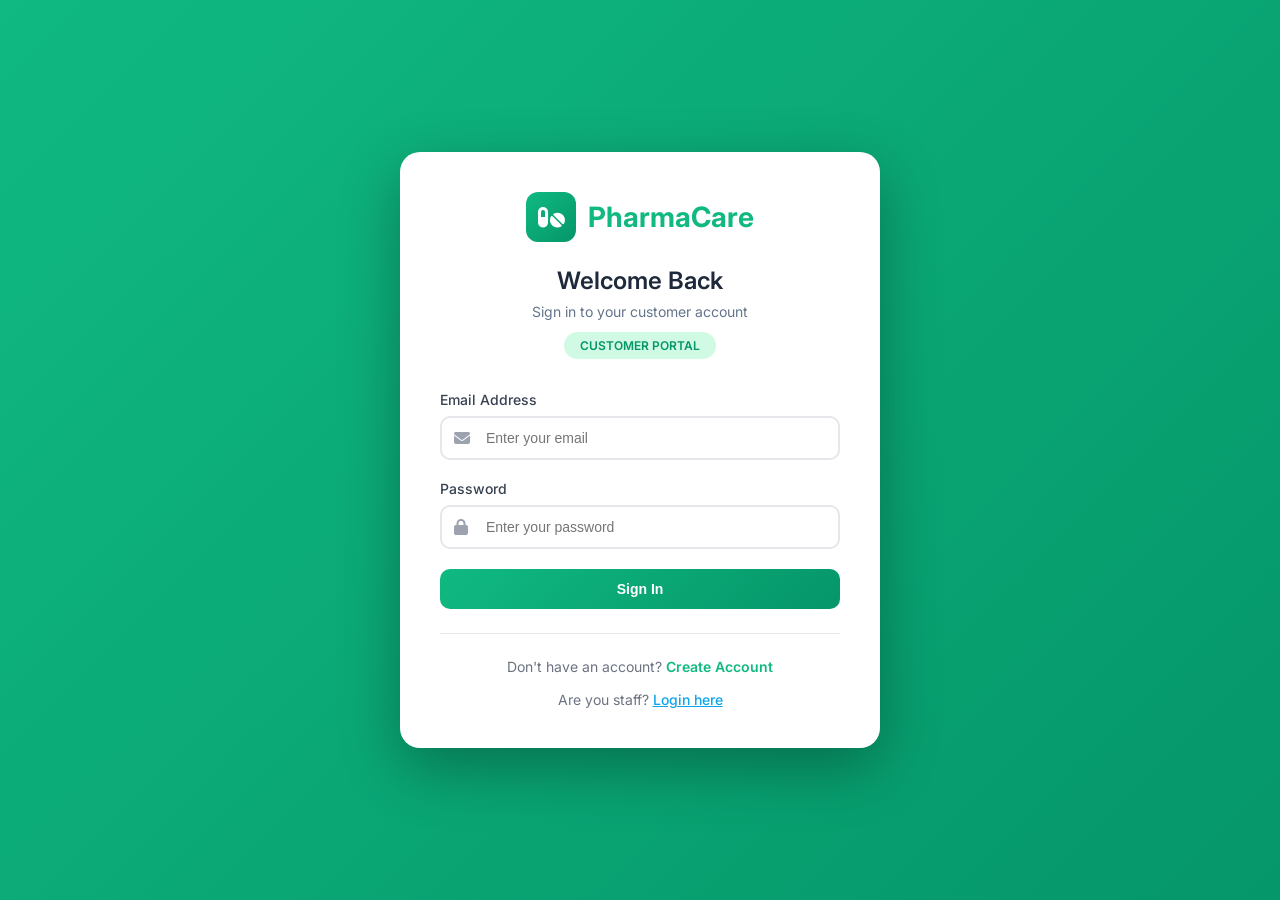
<file: customer_checkout.html>
<!DOCTYPE html>
<html lang="en">
<head>
    <meta charset="UTF-8">
    <meta name="viewport" content="width=device-width, initial-scale=1.0">
    <title>Checkout - PharmaCare</title>
    <link href="https://fonts.googleapis.com/css2?family=Inter:wght@300;400;500;600;700&display=swap" rel="stylesheet">
    <link rel="stylesheet" href="https://cdnjs.cloudflare.com/ajax/libs/font-awesome/6.4.0/css/all.min.css">
    <style>
        * {
            margin: 0;
            padding: 0;
            box-sizing: border-box;
        }

        body {
            font-family: 'Inter', sans-serif;
            background: #f8fafc;
            min-height: 100vh;
        }

        /* Header */
        .header {
            background: white;
            box-shadow: 0 2px 8px rgba(0,0,0,0.08);
            padding: 16px 0;
        }

        .header-content {
            max-width: 1000px;
            margin: 0 auto;
            padding: 0 24px;
            display: flex;
            align-items: center;
            justify-content: space-between;
        }

        .back-link {
            display: flex;
            align-items: center;
            gap: 8px;
            color: #6b7280;
            text-decoration: none;
            font-weight: 500;
        }

        .back-link:hover {
            color: #10b981;
        }

        .logo {
            display: flex;
            align-items: center;
            gap: 12px;
            text-decoration: none;
        }

        .logo i {
            width: 40px;
            height: 40px;
            background: linear-gradient(135deg, #10b981, #059669);
            border-radius: 10px;
            display: flex;
            align-items: center;
            justify-content: center;
            color: white;
            font-size: 20px;
        }

        .logo span {
            font-size: 1.5rem;
            font-weight: 700;
            color: #10b981;
        }

        /* Main Container */
        .container {
            max-width: 1000px;
            margin: 0 auto;
            padding: 32px 24px;
        }

        .page-title {
            font-size: 1.75rem;
            margin-bottom: 32px;
            color: #1e293b;
        }

        /* Two Column Layout */
        .checkout-grid {
            display: grid;
            grid-template-columns: 1fr 1fr;
            gap: 32px;
        }

        /* Form Card */
        .form-card {
            background: white;
            border-radius: 16px;
            padding: 32px;
            box-shadow: 0 2px 8px rgba(0,0,0,0.08);
            margin-bottom: 24px;
        }

        .form-card h3 {
            font-size: 1.125rem;
            margin-bottom: 24px;
            color: #1e293b;
            display: flex;
            align-items: center;
            gap: 12px;
        }

        .form-card h3 i {
            color: #10b981;
        }

        .form-group {
            margin-bottom: 20px;
        }

        .form-group label {
            display: block;
            font-size: 0.875rem;
            font-weight: 500;
            color: #374151;
            margin-bottom: 8px;
        }

        .form-group input,
        .form-group textarea,
        .form-group select {
            width: 100%;
            padding: 12px 16px;
            border: 2px solid #e5e7eb;
            border-radius: 10px;
            font-size: 0.875rem;
            transition: all 0.2s;
            font-family: inherit;
        }

        .form-group input:focus,
        .form-group textarea:focus,
        .form-group select:focus {
            outline: none;
            border-color: #10b981;
            box-shadow: 0 0 0 3px rgba(16, 185, 129, 0.1);
        }

        .form-row {
            display: grid;
            grid-template-columns: 1fr 1fr;
            gap: 16px;
        }

        /* Payment Methods */
        .payment-methods {
            display: flex;
            flex-direction: column;
            gap: 12px;
        }

        .payment-option {
            display: flex;
            align-items: center;
            gap: 16px;
            padding: 16px;
            border: 2px solid #e5e7eb;
            border-radius: 12px;
            cursor: pointer;
            transition: all 0.2s;
        }

        .payment-option:hover {
            border-color: #10b981;
        }

        .payment-option.selected {
            border-color: #10b981;
            background: #f0fdf4;
        }

        .payment-option i {
            font-size: 1.5rem;
            color: #10b981;
        }

        .payment-option.bkash i {
            color: #e2136e;
        }

        .payment-option.nagad i {
            color: #f7931e;
        }

        .payment-option.cod i {
            color: #059669;
        }

        .payment-info h4 {
            font-size: 1rem;
            margin-bottom: 4px;
        }

        .payment-info p {
            font-size: 0.875rem;
            color: #6b7280;
        }

        .payment-details {
            margin-top: 20px;
            padding: 20px;
            background: #f8fafc;
            border-radius: 10px;
            display: none;
        }

        .payment-details.show {
            display: block;
        }

        /* Order Summary */
        .order-items {
            margin-bottom: 24px;
        }

        .order-item {
            display: flex;
            gap: 16px;
            padding: 16px 0;
            border-bottom: 1px solid #f3f4f6;
        }

        .order-item-image {
            width: 60px;
            height: 60px;
            background: #f0fdf4;
            border-radius: 8px;
            display: flex;
            align-items: center;
            justify-content: center;
            font-size: 1.5rem;
            color: #10b981;
        }

        .order-item-info {
            flex: 1;
        }

        .order-item-name {
            font-weight: 600;
            margin-bottom: 4px;
        }

        .order-item-qty {
            color: #6b7280;
            font-size: 0.875rem;
        }

        .order-item-price {
            font-weight: 700;
            color: #10b981;
        }

        /* Totals */
        .order-totals {
            border-top: 1px solid #e5e7eb;
            padding-top: 20px;
        }

        .total-row {
            display: flex;
            justify-content: space-between;
            margin-bottom: 12px;
            font-size: 0.875rem;
        }

        .total-row.grand-total {
            font-size: 1.25rem;
            font-weight: 700;
            color: #1e293b;
            border-top: 1px solid #e5e7eb;
            padding-top: 16px;
            margin-top: 16px;
        }

        .total-row.grand-total span:last-child {
            color: #10b981;
        }

        /* Buttons */
        .btn {
            padding: 14px 32px;
            border-radius: 10px;
            font-size: 1rem;
            font-weight: 600;
            cursor: pointer;
            border: none;
            display: inline-flex;
            align-items: center;
            justify-content: center;
            gap: 8px;
            transition: all 0.2s;
            text-decoration: none;
        }

        .btn-primary {
            background: linear-gradient(135deg, #10b981, #059669);
            color: white;
            width: 100%;
        }

        .btn-primary:hover {
            transform: translateY(-2px);
            box-shadow: 0 4px 12px rgba(16, 185, 129, 0.4);
        }

        .btn-primary:disabled {
            opacity: 0.6;
            cursor: not-allowed;
            transform: none;
        }

        /* Alert */
        .alert {
            padding: 12px 16px;
            border-radius: 8px;
            margin-bottom: 24px;
            font-size: 0.875rem;
            display: none;
        }

        .alert.error {
            background: #fef2f2;
            color: #dc2626;
            border: 1px solid #fecaca;
        }

        .alert.success {
            background: #f0fdf4;
            color: #16a34a;
            border: 1px solid #bbf7d0;
        }

        .alert.show {
            display: block;
        }

        /* Success Modal */
        .modal {
            position: fixed;
            top: 0;
            left: 0;
            right: 0;
            bottom: 0;
            background: rgba(0,0,0,0.5);
            z-index: 300;
            display: none;
            align-items: center;
            justify-content: center;
        }

        .modal.show {
            display: flex;
        }

        .modal-content {
            background: white;
            border-radius: 20px;
            padding: 48px;
            text-align: center;
            max-width: 400px;
            width: 90%;
        }

        .modal-content i {
            font-size: 4rem;
            color: #10b981;
            margin-bottom: 24px;
        }

        .modal-content h2 {
            font-size: 1.5rem;
            margin-bottom: 12px;
        }

        .modal-content p {
            color: #6b7280;
            margin-bottom: 24px;
        }

        /* Responsive */
        @media (max-width: 768px) {
            .checkout-grid {
                grid-template-columns: 1fr;
            }

            .form-row {
                grid-template-columns: 1fr;
            }
        }
    </style>
</head>
<body>
    <!-- Header -->
    <header class="header">
        <div class="header-content">
            <a href="customer_store.html" class="back-link">
                <i class="fas fa-arrow-left"></i>
                Back to Store
            </a>
            <a href="customer_store.html" class="logo">
                <i class="fas fa-pills"></i>
                <span>PharmaCare</span>
            </a>
        </div>
    </header>

    <!-- Main Content -->
    <div class="container">
        <h1 class="page-title">Checkout</h1>

        <div class="alert error" id="errorAlert"></div>

        <div class="checkout-grid">
            <!-- Left Column - Delivery & Payment -->
            <div>
                <!-- Delivery Information -->
                <div class="form-card">
                    <h3><i class="fas fa-truck"></i> Delivery Information</h3>
                    <form id="deliveryForm">
                        <div class="form-row">
                            <div class="form-group">
                                <label>First Name</label>
                                <input type="text" id="firstName" required>
                            </div>
                            <div class="form-group">
                                <label>Last Name</label>
                                <input type="text" id="lastName" required>
                            </div>
                        </div>

                        <div class="form-group">
                            <label>Phone Number</label>
                            <input type="tel" id="phone" required>
                        </div>

                        <div class="form-group">
                            <label>Delivery Address</label>
                            <textarea id="address" rows="3" placeholder="Enter your full delivery address" required></textarea>
                        </div>
                    </form>
                </div>

                <!-- Payment Method -->
                <div class="form-card">
                    <h3><i class="fas fa-credit-card"></i> Payment Method</h3>
                    
                    <div class="payment-methods">
                        <div class="payment-option selected" data-method="cod">
                            <i class="fas fa-money-bill-wave"></i>
                            <div class="payment-info">
                                <h4>Cash on Delivery</h4>
                                <p>Pay when you receive your order</p>
                            </div>
                        </div>

                        <div class="payment-option bkash" data-method="bkash">
                            <i class="fas fa-mobile-alt"></i>
                            <div class="payment-info">
                                <h4>bKash</h4>
                                <p>Pay with bKash mobile banking</p>
                            </div>
                        </div>

                        <div class="payment-option nagad" data-method="nagad">
                            <i class="fas fa-mobile-alt"></i>
                            <div class="payment-info">
                                <h4>Nagad</h4>
                                <p>Pay with Nagad mobile banking</p>
                            </div>
                        </div>
                    </div>

                    <!-- Payment Details for bKash/Nagad -->
                    <div class="payment-details" id="paymentDetails">
                        <div class="form-group">
                            <label id="paymentPhoneLabel">bKash Number</label>
                            <input type="tel" id="paymentPhone" placeholder="01XXXXXXXXX">
                        </div>
                        <div class="form-group">
                            <label>Transaction ID (optional)</label>
                            <input type="text" id="transactionId" placeholder="Enter transaction ID if available">
                        </div>
                    </div>
                </div>
            </div>

            <!-- Right Column - Order Summary -->
            <div>
                <div class="form-card">
                    <h3><i class="fas fa-shopping-bag"></i> Order Summary</h3>
                    
                    <div class="order-items" id="orderItems">
                        <!-- Items will be loaded here -->
                    </div>

                    <div class="order-totals">
                        <div class="total-row">
                            <span>Subtotal</span>
                            <span id="subtotal">৳0.00</span>
                        </div>
                        <div class="total-row">
                            <span>Tax (5%)</span>
                            <span id="tax">৳0.00</span>
                        </div>
                        <div class="total-row">
                            <span>Delivery Fee</span>
                            <span id="deliveryFee">৳5.00</span>
                        </div>
                        <div class="total-row grand-total">
                            <span>Total</span>
                            <span id="total">৳0.00</span>
                        </div>
                    </div>

                    <button class="btn btn-primary" id="placeOrderBtn" style="margin-top: 24px;">
                        <i class="fas fa-check-circle"></i> Place Order
                    </button>
                </div>
            </div>
        </div>
    </div>

    <!-- Success Modal -->
    <div class="modal" id="successModal">
        <div class="modal-content">
            <i class="fas fa-check-circle"></i>
            <h2>Order Placed Successfully!</h2>
            <p>Your order has been placed. You can track it in your dashboard.</p>
            <button class="btn btn-primary" id="viewOrdersBtn">
                <i class="fas fa-shopping-bag"></i> View My Orders
            </button>
        </div>
    </div>

    <script>
        const API_URL = 'api/';
        let cart = [];
        let selectedPayment = 'cod';

        // Check authentication
        const customerStr = sessionStorage.getItem('customer');
        if (!customerStr) {
            window.location.href = 'customer_login.html';
        }
        const customer = JSON.parse(customerStr);

        // Load cart
        const cartStr = sessionStorage.getItem('cart');
        if (!cartStr) {
            window.location.href = 'customer_store.html';
        }
        cart = JSON.parse(cartStr);

        // Fill customer info
        document.getElementById('firstName').value = customer.first_name || '';
        document.getElementById('lastName').value = customer.last_name || '';
        document.getElementById('phone').value = customer.phone || '';
        document.getElementById('address').value = customer.address || '';

        // Display order items
        function displayOrderItems() {
            const container = document.getElementById('orderItems');
            
            container.innerHTML = cart.map(item => `
                <div class="order-item">
                    <div class="order-item-image">
                        <i class="fas fa-capsules"></i>
                    </div>
                    <div class="order-item-info">
                        <div class="order-item-name">${item.name}</div>
                        <div class="order-item-qty">Qty: ${item.qty}</div>
                    </div>
                    <div class="order-item-price">৳${(item.price * item.qty).toFixed(2)}</div>
                </div>
            `).join('');

            updateTotals();
        }

        // Update totals
        function updateTotals() {
            const subtotal = cart.reduce((sum, item) => sum + (item.price * item.qty), 0);
            const tax = subtotal * 0.05;
            const delivery = 5;
            const total = subtotal + tax + delivery;

            document.getElementById('subtotal').textContent = '৳' + subtotal.toFixed(2);
            document.getElementById('tax').textContent = '৳' + tax.toFixed(2);
            document.getElementById('total').textContent = '৳' + total.toFixed(2);
        }

        // Payment method selection
        document.querySelectorAll('.payment-option').forEach(option => {
            option.addEventListener('click', () => {
                document.querySelectorAll('.payment-option').forEach(o => o.classList.remove('selected'));
                option.classList.add('selected');
                
                selectedPayment = option.dataset.method;
                const details = document.getElementById('paymentDetails');
                const label = document.getElementById('paymentPhoneLabel');
                
                if (selectedPayment === 'bkash' || selectedPayment === 'nagad') {
                    details.classList.add('show');
                    label.textContent = selectedPayment === 'bkash' ? 'bKash Number' : 'Nagad Number';
                } else {
                    details.classList.remove('show');
                }
            });
        });

        // Show alert
        function showAlert(type, message) {
            const alertDiv = document.getElementById(type + 'Alert');
            alertDiv.textContent = message;
            alertDiv.classList.add('show');
            
            setTimeout(() => {
                alertDiv.classList.remove('show');
            }, 5000);
        }

        // Place order
        document.getElementById('placeOrderBtn').addEventListener('click', async () => {
            // Validate form
            const firstName = document.getElementById('firstName').value;
            const lastName = document.getElementById('lastName').value;
            const phone = document.getElementById('phone').value;
            const address = document.getElementById('address').value;
            
            if (!firstName || !lastName || !phone || !address) {
                showAlert('error', 'Please fill in all delivery information');
                return;
            }

            // Validate payment details
            let paymentPhone = '';
            let transactionId = '';
            
            if (selectedPayment === 'bkash' || selectedPayment === 'nagad') {
                paymentPhone = document.getElementById('paymentPhone').value;
                transactionId = document.getElementById('transactionId').value;
                
                if (!paymentPhone || paymentPhone.length < 10) {
                    showAlert('error', 'Please enter a valid mobile number');
                    return;
                }
            }

            const btn = document.getElementById('placeOrderBtn');
            btn.disabled = true;
            btn.innerHTML = '<i class="fas fa-spinner fa-spin"></i> Processing...';

            // Calculate totals
            const subtotal = cart.reduce((sum, item) => sum + (item.price * item.qty), 0);
            const tax = subtotal * 0.05;
            const delivery = 5;
            const total = subtotal + tax + delivery;

            const orderData = {
                customer_id: customer.id,
                items: cart.map(item => ({
                    medicine_id: item.id,
                    name: item.name,
                    price: item.price,
                    qty: item.qty
                })),
                subtotal: subtotal,
                tax_rate: 0.05,
                discount: 0,
                payment_method: selectedPayment,
                payment_phone: paymentPhone || null,
                transaction_id: transactionId || null,
                notes: `Delivery to: ${firstName} ${lastName}, ${phone}, ${address}`
            };

            try {
                const response = await fetch(API_URL + 'sales.php', {
                    method: 'POST',
                    headers: { 'Content-Type': 'application/json' },
                    body: JSON.stringify(orderData)
                });
                
                const result = await response.json();
                
                if (result.success) {
                    // Clear cart
                    sessionStorage.removeItem('cart');
                    
                    // Show success modal
                    document.getElementById('successModal').classList.add('show');
                } else {
                    showAlert('error', result.message || 'Failed to place order');
                }
            } catch (error) {
                console.error('Order error:', error);
                showAlert('error', 'Connection error. Please try again.');
            } finally {
                btn.disabled = false;
                btn.innerHTML = '<i class="fas fa-check-circle"></i> Place Order';
            }
        });

        // View orders button
        document.getElementById('viewOrdersBtn').addEventListener('click', () => {
            window.location.href = 'customer_orders.html';
        });

        // Initialize
        displayOrderItems();
    </script>
</body>
</html>
</file>
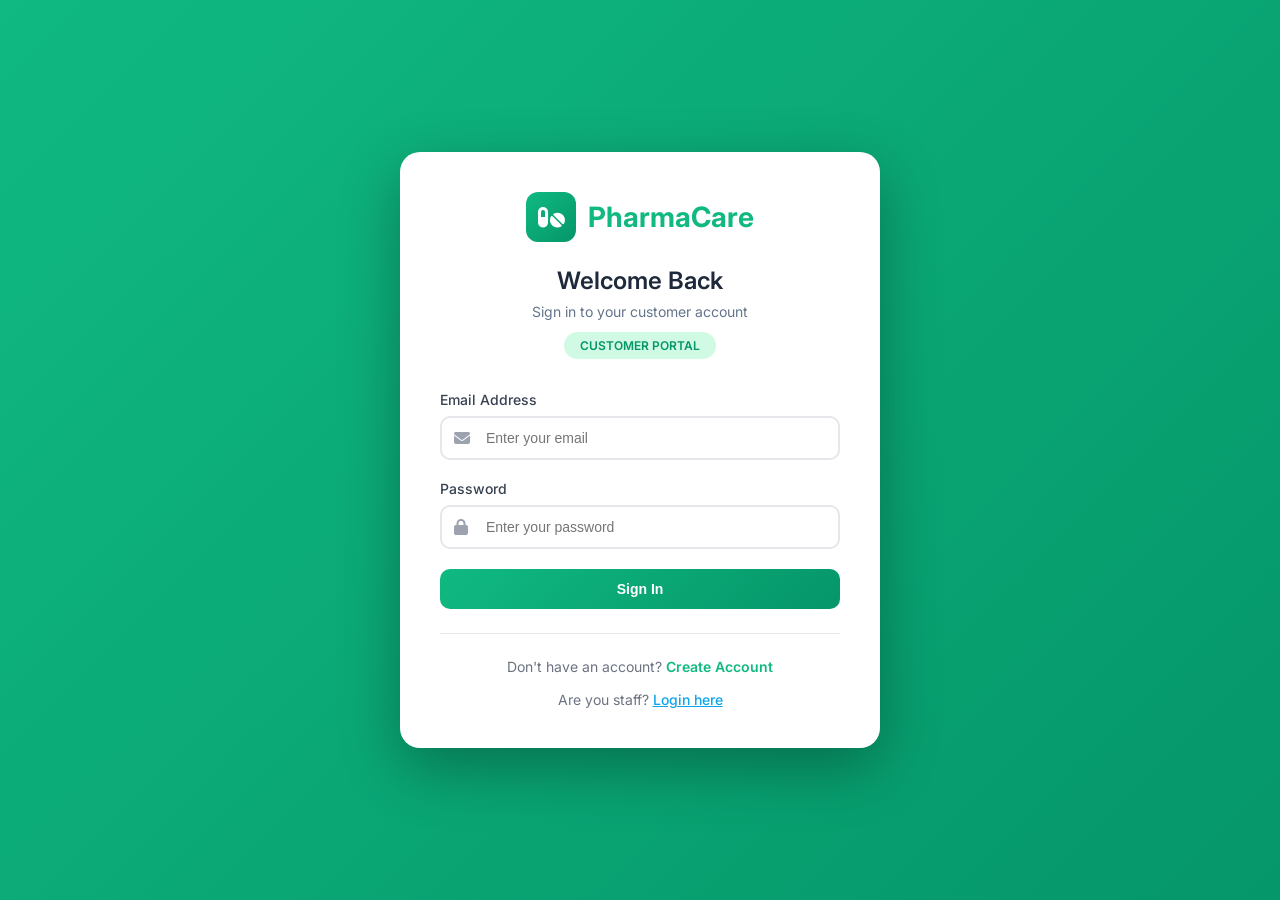
<file: customer_dashboard.html>
<!DOCTYPE html>
<html lang="en">
<head>
    <meta charset="UTF-8">
    <meta name="viewport" content="width=device-width, initial-scale=1.0">
    <title>My Account - PharmaCare</title>
    <link href="https://fonts.googleapis.com/css2?family=Inter:wght@300;400;500;600;700&display=swap" rel="stylesheet">
    <link rel="stylesheet" href="https://cdnjs.cloudflare.com/ajax/libs/font-awesome/6.4.0/css/all.min.css">
    <style>
        * {
            margin: 0;
            padding: 0;
            box-sizing: border-box;
        }

        body {
            font-family: 'Inter', sans-serif;
            background: #f8fafc;
            min-height: 100vh;
        }

        /* Header */
        .header {
            background: white;
            box-shadow: 0 2px 8px rgba(0,0,0,0.08);
            padding: 16px 0;
            position: sticky;
            top: 0;
            z-index: 100;
        }

        .header-content {
            max-width: 1200px;
            margin: 0 auto;
            padding: 0 24px;
            display: flex;
            align-items: center;
            justify-content: space-between;
        }

        .logo {
            display: flex;
            align-items: center;
            gap: 12px;
            text-decoration: none;
        }

        .logo i {
            width: 40px;
            height: 40px;
            background: linear-gradient(135deg, #10b981, #059669);
            border-radius: 10px;
            display: flex;
            align-items: center;
            justify-content: center;
            color: white;
            font-size: 20px;
        }

        .logo span {
            font-size: 1.5rem;
            font-weight: 700;
            color: #10b981;
        }

        .header-actions {
            display: flex;
            align-items: center;
            gap: 16px;
        }

        .user-menu {
            display: flex;
            align-items: center;
            gap: 12px;
            cursor: pointer;
            padding: 8px 16px;
            border-radius: 10px;
            transition: background 0.2s;
        }

        .user-menu:hover {
            background: #f1f5f9;
        }

        .user-menu img {
            width: 36px;
            height: 36px;
            border-radius: 50%;
        }

        .user-menu span {
            font-weight: 500;
            color: #374151;
        }

        /* Main Container */
        .container {
            max-width: 1200px;
            margin: 0 auto;
            padding: 32px 24px;
        }

        /* Welcome Banner */
        .welcome-banner {
            background: linear-gradient(135deg, #10b981, #059669);
            border-radius: 16px;
            padding: 32px;
            color: white;
            margin-bottom: 32px;
        }

        .welcome-banner h1 {
            font-size: 1.75rem;
            margin-bottom: 8px;
        }

        .welcome-banner p {
            opacity: 0.9;
        }

        /* Stats Grid */
        .stats-grid {
            display: grid;
            grid-template-columns: repeat(4, 1fr);
            gap: 24px;
            margin-bottom: 32px;
        }

        .stat-card {
            background: white;
            border-radius: 12px;
            padding: 24px;
            box-shadow: 0 2px 8px rgba(0,0,0,0.08);
        }

        .stat-card h3 {
            font-size: 0.875rem;
            color: #6b7280;
            margin-bottom: 8px;
        }

        .stat-card p {
            font-size: 1.75rem;
            font-weight: 700;
            color: #10b981;
        }

        /* Two Column Layout */
        .two-column {
            display: grid;
            grid-template-columns: 1fr 2fr;
            gap: 32px;
        }

        /* Profile Card */
        .profile-card {
            background: white;
            border-radius: 16px;
            padding: 32px;
            box-shadow: 0 2px 8px rgba(0,0,0,0.08);
            text-align: center;
        }

        .profile-avatar {
            width: 120px;
            height: 120px;
            border-radius: 50%;
            margin-bottom: 20px;
        }

        .profile-card h2 {
            font-size: 1.25rem;
            margin-bottom: 4px;
        }

        .profile-card p {
            color: #6b7280;
            font-size: 0.875rem;
        }

        .profile-actions {
            margin-top: 24px;
            display: flex;
            flex-direction: column;
            gap: 12px;
        }

        .btn {
            padding: 12px 24px;
            border-radius: 10px;
            font-size: 0.875rem;
            font-weight: 600;
            cursor: pointer;
            border: none;
            display: flex;
            align-items: center;
            justify-content: center;
            gap: 8px;
            transition: all 0.2s;
            text-decoration: none;
        }

        .btn-primary {
            background: linear-gradient(135deg, #10b981, #059669);
            color: white;
        }

        .btn-primary:hover {
            transform: translateY(-2px);
            box-shadow: 0 4px 12px rgba(16, 185, 129, 0.4);
        }

        .btn-outline {
            background: transparent;
            color: #6b7280;
            border: 2px solid #e5e7eb;
        }

        .btn-outline:hover {
            border-color: #10b981;
            color: #10b981;
        }

        .btn-danger {
            background: #fef2f2;
            color: #dc2626;
        }

        .btn-danger:hover {
            background: #fecaca;
        }

        /* Orders Section */
        .orders-section {
            background: white;
            border-radius: 16px;
            padding: 32px;
            box-shadow: 0 2px 8px rgba(0,0,0,0.08);
        }

        .orders-section h2 {
            font-size: 1.25rem;
            margin-bottom: 24px;
            display: flex;
            align-items: center;
            gap: 12px;
        }

        .orders-section h2 i {
            color: #10b981;
        }

        .empty-orders {
            text-align: center;
            padding: 48px;
            color: #6b7280;
        }

        .empty-orders i {
            font-size: 3rem;
            margin-bottom: 16px;
            color: #d1d5db;
        }

        .order-item {
            border: 1px solid #e5e7eb;
            border-radius: 12px;
            padding: 20px;
            margin-bottom: 16px;
        }

        .order-header {
            display: flex;
            justify-content: space-between;
            align-items: center;
            margin-bottom: 16px;
            padding-bottom: 16px;
            border-bottom: 1px solid #e5e7eb;
        }

        .order-info h4 {
            font-size: 1rem;
            margin-bottom: 4px;
        }

        .order-info span {
            font-size: 0.875rem;
            color: #6b7280;
        }

        .order-status {
            padding: 6px 12px;
            border-radius: 20px;
            font-size: 0.75rem;
            font-weight: 600;
        }

        .status-completed {
            background: #d1fae5;
            color: #059669;
        }

        .status-pending {
            background: #fef3c7;
            color: #d97706;
        }

        .status-delivery {
            background: #dbeafe;
            color: #2563eb;
        }

        .order-details {
            display: flex;
            justify-content: space-between;
            align-items: center;
        }

        .order-meta {
            display: flex;
            gap: 24px;
        }

        .order-meta div {
            text-align: center;
        }

        .order-meta label {
            font-size: 0.75rem;
            color: #6b7280;
            display: block;
            margin-bottom: 4px;
        }

        .order-meta span {
            font-weight: 600;
            color: #374151;
        }

        .order-total {
            font-size: 1.25rem;
            font-weight: 700;
            color: #10b981;
        }

        /* Responsive */
        @media (max-width: 1024px) {
            .stats-grid {
                grid-template-columns: repeat(2, 1fr);
            }

            .two-column {
                grid-template-columns: 1fr;
            }
        }

        @media (max-width: 640px) {
            .stats-grid {
                grid-template-columns: 1fr;
            }

            .header-actions span {
                display: none;
            }

            .order-header {
                flex-direction: column;
                align-items: flex-start;
                gap: 12px;
            }

            .order-details {
                flex-direction: column;
                gap: 16px;
            }
        }
    </style>
</head>
<body>
    <!-- Header -->
    <header class="header">
        <div class="header-content">
            <a href="customer_dashboard.html" class="logo">
                <i class="fas fa-pills"></i>
                <span>PharmaCare</span>
            </a>
            <div class="header-actions">
                <a href="customer_store.html" style="text-decoration: none; color: #10b981; font-weight: 600; display: flex; align-items: center; gap: 8px;">
                    <i class="fas fa-store"></i> Store
                </a>
                <div class="user-menu" id="logoutBtn">
                    <img id="headerAvatar" src="" alt="User">
                    <span id="headerName">Loading...</span>
                    <i class="fas fa-sign-out-alt" style="color: #6b7280;"></i>
                </div>
            </div>
        </div>
    </header>

    <!-- Main Content -->
    <div class="container">
        <!-- Welcome Banner -->
        <div class="welcome-banner">
            <h1 id="welcomeName">Welcome!</h1>
            <p>Manage your orders and account information</p>
            <a href="customer_store.html" class="btn btn-primary" style="margin-top: 16px; display: inline-flex;">
                <i class="fas fa-shopping-bag"></i> Shop Now
            </a>
        </div>

        <!-- Stats -->
        <div class="stats-grid">
            <div class="stat-card">
                <h3>Total Orders</h3>
                <p id="statOrders">0</p>
            </div>
            <div class="stat-card">
                <h3>Total Spent</h3>
                <p id="statSpent">৳0</p>
            </div>
            <div class="stat-card">
                <h3>Prescriptions</h3>
                <p id="statPrescriptions">0</p>
            </div>
            <div class="stat-card">
                <h3>Member Since</h3>
                <p id="statMember">-</p>
            </div>
        </div>

        <!-- Two Column Layout -->
        <div class="two-column">
            <!-- Profile Card -->
            <div class="profile-card">
                <img id="profileAvatar" src="" alt="Profile" class="profile-avatar">
                <h2 id="profileName">Loading...</h2>
                <p id="profileEmail">...</p>
                <p id="profilePhone" style="margin-top: 4px;">...</p>
                
                <div class="profile-actions">
                    <a href="customer_store.html" class="btn btn-primary" style="background: linear-gradient(135deg, #10b981, #059669);">
                        <i class="fas fa-shopping-bag"></i> Shop Now
                    </a>
                    <a href="customer_profile.html" class="btn btn-outline">
                        <i class="fas fa-user-edit"></i> Edit Profile
                    </a>
                    <a href="customer_orders.html" class="btn btn-outline">
                        <i class="fas fa-list-alt"></i> View All Orders
                    </a>
                    <button class="btn btn-danger" id="logoutBtn2">
                        <i class="fas fa-sign-out-alt"></i> Logout
                    </button>
                </div>
            </div>

            <!-- Recent Orders -->
            <div class="orders-section">
                <h2><i class="fas fa-clock"></i> Recent Orders</h2>
                <div id="ordersList">
                    <div class="empty-orders">
                        <i class="fas fa-shopping-bag"></i>
                        <p>No orders yet</p>
                        <span>Your recent orders will appear here</span>
                    </div>
                </div>
            </div>
        </div>
    </div>

    <script>
        const API_URL = 'api/';

        // Check authentication
        const customerStr = sessionStorage.getItem('customer');
        if (!customerStr) {
            window.location.href = 'customer_login.html';
        }
        const customer = JSON.parse(customerStr);

        // Display customer info
        function displayCustomerInfo() {
            const fullName = `${customer.first_name} ${customer.last_name}`;
            
            document.getElementById('welcomeName').textContent = `Welcome, ${customer.first_name}!`;
            document.getElementById('headerName').textContent = fullName;
            document.getElementById('headerAvatar').src = `https://ui-avatars.com/api/?name=${encodeURIComponent(fullName)}&background=10b981&color=fff`;
            
            document.getElementById('profileName').textContent = fullName;
            document.getElementById('profileEmail').textContent = customer.email;
            document.getElementById('profilePhone').textContent = customer.phone || 'No phone number';
            document.getElementById('profileAvatar').src = `https://ui-avatars.com/api/?name=${encodeURIComponent(fullName)}&background=10b981&color=fff&size=256`;
            
            // Member since
            if (customer.created_at) {
                const date = new Date(customer.created_at);
                document.getElementById('statMember').textContent = date.toLocaleDateString('en-US', { month: 'short', year: 'numeric' });
            }
        }

        // Load customer orders
        async function loadOrders() {
            try {
                const response = await fetch(API_URL + 'customer_auth.php?action=orders');
                const result = await response.json();
                
                if (result.success && result.data.length > 0) {
                    const orders = result.data;
                    
                    // Update stats
                    document.getElementById('statOrders').textContent = orders.length;
                    const totalSpent = orders.reduce((sum, o) => sum + parseFloat(o.total_amount), 0);
                    document.getElementById('statSpent').textContent = '৳' + totalSpent.toFixed(2);
                    
                    // Display recent orders (last 5)
                    const recentOrders = orders.slice(0, 5);
                    const ordersHtml = recentOrders.map(order => {
                        let statusClass = 'status-completed';
                        let statusText = 'Completed';
                        if (order.payment_status === 'pending_delivery') {
                            statusClass = 'status-delivery';
                            statusText = 'Out for Delivery';
                        } else if (order.payment_status === 'pending') {
                            statusClass = 'status-pending';
                            statusText = 'Pending';
                        }
                        
                        const date = new Date(order.sale_date).toLocaleDateString();
                        
                        return `
                            <div class="order-item">
                                <div class="order-header">
                                    <div class="order-info">
                                        <h4>Order #${order.invoice_number}</h4>
                                        <span>${date}</span>
                                    </div>
                                    <span class="order-status ${statusClass}">${statusText}</span>
                                </div>
                                <div class="order-details">
                                    <div class="order-meta">
                                        <div>
                                            <label>Items</label>
                                            <span>${order.item_count || 0}</span>
                                        </div>
                                        <div>
                                            <label>Payment</label>
                                            <span style="text-transform: uppercase;">${order.payment_method}</span>
                                        </div>
                                    </div>
                                    <div class="order-total">৳${parseFloat(order.total_amount).toFixed(2)}</div>
                                </div>
                            </div>
                        `;
                    }).join('');
                    
                    document.getElementById('ordersList').innerHTML = ordersHtml;
                }
            } catch (error) {
                console.error('Failed to load orders:', error);
            }
        }

        // Logout
        async function logout() {
            try {
                await fetch(API_URL + 'customer_auth.php?action=logout');
            } catch (error) {
                console.error('Logout error:', error);
            } finally {
                sessionStorage.removeItem('customer');
                sessionStorage.removeItem('user_type');
                window.location.href = 'customer_login.html';
            }
        }

        document.getElementById('logoutBtn').addEventListener('click', logout);
        document.getElementById('logoutBtn2').addEventListener('click', logout);

        // Initialize
        displayCustomerInfo();
        loadOrders();
    </script>
</body>
</html>
</file>
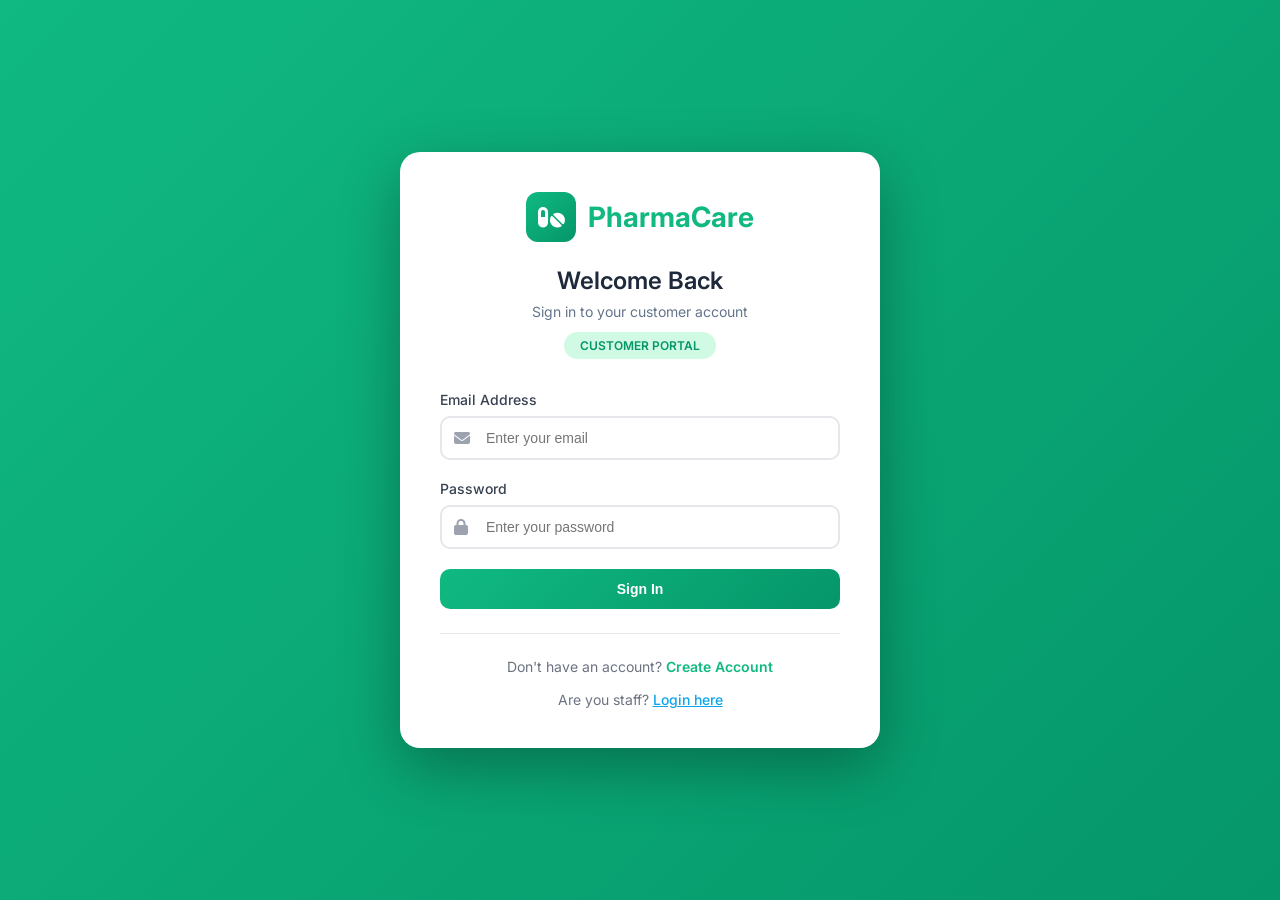
<file: customer_login.html>
<!DOCTYPE html>
<html lang="en">
<head>
    <meta charset="UTF-8">
    <meta name="viewport" content="width=device-width, initial-scale=1.0">
    <title>Customer Login - PharmaCare</title>
    <link href="https://fonts.googleapis.com/css2?family=Inter:wght@300;400;500;600;700&display=swap" rel="stylesheet">
    <link rel="stylesheet" href="https://cdnjs.cloudflare.com/ajax/libs/font-awesome/6.4.0/css/all.min.css">
    <style>
        * {
            margin: 0;
            padding: 0;
            box-sizing: border-box;
        }

        body {
            font-family: 'Inter', sans-serif;
            background: linear-gradient(135deg, #10b981 0%, #059669 100%);
            min-height: 100vh;
            display: flex;
            align-items: center;
            justify-content: center;
            padding: 20px;
        }

        .auth-container {
            width: 100%;
            max-width: 480px;
        }

        .auth-card {
            background: white;
            border-radius: 20px;
            padding: 40px;
            box-shadow: 0 20px 60px rgba(0, 0, 0, 0.3);
        }

        .auth-header {
            text-align: center;
            margin-bottom: 32px;
        }

        .logo {
            display: flex;
            align-items: center;
            justify-content: center;
            gap: 12px;
            margin-bottom: 24px;
        }

        .logo i {
            width: 50px;
            height: 50px;
            background: linear-gradient(135deg, #10b981, #059669);
            border-radius: 12px;
            display: flex;
            align-items: center;
            justify-content: center;
            color: white;
            font-size: 24px;
        }

        .logo span {
            font-size: 1.75rem;
            font-weight: 700;
            color: #10b981;
        }

        .auth-header h2 {
            font-size: 1.5rem;
            font-weight: 600;
            color: #1e293b;
            margin-bottom: 8px;
        }

        .auth-header p {
            color: #64748b;
            font-size: 0.875rem;
        }

        .customer-badge {
            display: inline-block;
            background: #d1fae5;
            color: #059669;
            padding: 6px 16px;
            border-radius: 20px;
            font-size: 0.75rem;
            font-weight: 600;
            margin-top: 12px;
        }

        .form-group {
            margin-bottom: 20px;
        }

        .form-group label {
            display: block;
            font-size: 0.875rem;
            font-weight: 500;
            color: #374151;
            margin-bottom: 8px;
        }

        .input-wrapper {
            position: relative;
        }

        .input-wrapper i {
            position: absolute;
            left: 14px;
            top: 50%;
            transform: translateY(-50%);
            color: #9ca3af;
            font-size: 1rem;
        }

        .form-control {
            width: 100%;
            padding: 12px 14px 12px 44px;
            border: 2px solid #e5e7eb;
            border-radius: 10px;
            font-size: 0.875rem;
            transition: all 0.2s ease;
        }

        .form-control:focus {
            outline: none;
            border-color: #10b981;
            box-shadow: 0 0 0 3px rgba(16, 185, 129, 0.1);
        }

        .btn {
            width: 100%;
            padding: 12px;
            border-radius: 10px;
            font-size: 0.875rem;
            font-weight: 600;
            cursor: pointer;
            border: none;
            display: flex;
            align-items: center;
            justify-content: center;
            gap: 8px;
            transition: all 0.2s ease;
        }

        .btn-primary {
            background: linear-gradient(135deg, #10b981, #059669);
            color: white;
        }

        .btn-primary:hover {
            transform: translateY(-1px);
            box-shadow: 0 4px 12px rgba(16, 185, 129, 0.4);
        }

        .btn-primary:disabled {
            opacity: 0.6;
            cursor: not-allowed;
            transform: none;
        }

        .auth-footer {
            text-align: center;
            margin-top: 24px;
            padding-top: 24px;
            border-top: 1px solid #e5e7eb;
        }

        .auth-footer p {
            color: #6b7280;
            font-size: 0.875rem;
        }

        .auth-footer a {
            color: #10b981;
            font-weight: 600;
            text-decoration: none;
        }

        .auth-footer a:hover {
            text-decoration: underline;
        }

        .staff-link {
            display: block;
            text-align: center;
            margin-top: 16px;
            color: #6b7280;
            font-size: 0.875rem;
        }

        .staff-link a {
            color: #0ea5e9;
            font-weight: 500;
        }

        .alert {
            padding: 12px 16px;
            border-radius: 8px;
            margin-bottom: 20px;
            font-size: 0.875rem;
            display: none;
        }

        .alert.error {
            background: #fef2f2;
            color: #dc2626;
            border: 1px solid #fecaca;
        }

        .alert.success {
            background: #f0fdf4;
            color: #16a34a;
            border: 1px solid #bbf7d0;
        }

        .alert.show {
            display: block;
        }

        .spinner {
            display: none;
            width: 16px;
            height: 16px;
            border: 2px solid #ffffff;
            border-top-color: transparent;
            border-radius: 50%;
            animation: spin 1s linear infinite;
        }

        @keyframes spin {
            to { transform: rotate(360deg); }
        }

        .hidden {
            display: none;
        }

        .form-row {
            display: grid;
            grid-template-columns: 1fr 1fr;
            gap: 16px;
        }

        @media (max-width: 480px) {
            .auth-card {
                padding: 24px;
            }

            .form-row {
                grid-template-columns: 1fr;
            }
        }
    </style>
</head>
<body>
    <div class="auth-container">
        <!-- Login Card -->
        <div class="auth-card" id="loginCard">
            <div class="auth-header">
                <div class="logo">
                    <i class="fas fa-pills"></i>
                    <span>PharmaCare</span>
                </div>
                <h2>Welcome Back</h2>
                <p>Sign in to your customer account</p>
                <span class="customer-badge">CUSTOMER PORTAL</span>
            </div>

            <div class="alert error" id="loginError"></div>

            <form id="loginForm">
                <div class="form-group">
                    <label>Email Address</label>
                    <div class="input-wrapper">
                        <i class="fas fa-envelope"></i>
                        <input type="email" class="form-control" id="loginEmail" placeholder="Enter your email" required>
                    </div>
                </div>

                <div class="form-group">
                    <label>Password</label>
                    <div class="input-wrapper">
                        <i class="fas fa-lock"></i>
                        <input type="password" class="form-control" id="loginPassword" placeholder="Enter your password" required>
                    </div>
                </div>

                <button type="submit" class="btn btn-primary" id="loginBtn">
                    <span class="spinner"></span>
                    <span class="btn-text">Sign In</span>
                </button>
            </form>

            <div class="auth-footer">
                <p>Don't have an account? <a href="#" id="showRegister">Create Account</a></p>
            </div>

            <div class="staff-link">
                Are you staff? <a href="login.html">Login here</a>
            </div>
        </div>

        <!-- Register Card -->
        <div class="auth-card hidden" id="registerCard">
            <div class="auth-header">
                <div class="logo">
                    <i class="fas fa-pills"></i>
                    <span>PharmaCare</span>
                </div>
                <h2>Create Account</h2>
                <p>Register as a new customer</p>
                <span class="customer-badge">CUSTOMER PORTAL</span>
            </div>

            <div class="alert error" id="registerError"></div>
            <div class="alert success" id="registerSuccess"></div>

            <form id="registerForm">
                <div class="form-row">
                    <div class="form-group">
                        <label>First Name</label>
                        <div class="input-wrapper">
                            <i class="fas fa-user"></i>
                            <input type="text" class="form-control" id="firstName" placeholder="First name" required>
                        </div>
                    </div>
                    <div class="form-group">
                        <label>Last Name</label>
                        <div class="input-wrapper">
                            <i class="fas fa-user"></i>
                            <input type="text" class="form-control" id="lastName" placeholder="Last name" required>
                        </div>
                    </div>
                </div>

                <div class="form-group">
                    <label>Email Address</label>
                    <div class="input-wrapper">
                        <i class="fas fa-envelope"></i>
                        <input type="email" class="form-control" id="registerEmail" placeholder="Enter your email" required>
                    </div>
                </div>

                <div class="form-group">
                    <label>Phone Number</label>
                    <div class="input-wrapper">
                        <i class="fas fa-phone"></i>
                        <input type="tel" class="form-control" id="phone" placeholder="Enter your phone number" required>
                    </div>
                </div>

                <div class="form-group">
                    <label>Address</label>
                    <div class="input-wrapper">
                        <i class="fas fa-map-marker-alt"></i>
                        <input type="text" class="form-control" id="address" placeholder="Enter your address">
                    </div>
                </div>

                <div class="form-row">
                    <div class="form-group">
                        <label>Password</label>
                        <div class="input-wrapper">
                            <i class="fas fa-lock"></i>
                            <input type="password" class="form-control" id="registerPassword" placeholder="Create password" required minlength="6">
                        </div>
                    </div>
                    <div class="form-group">
                        <label>Confirm Password</label>
                        <div class="input-wrapper">
                            <i class="fas fa-lock"></i>
                            <input type="password" class="form-control" id="confirmPassword" placeholder="Confirm password" required>
                        </div>
                    </div>
                </div>

                <button type="submit" class="btn btn-primary" id="registerBtn">
                    <span class="spinner"></span>
                    <span class="btn-text">Create Account</span>
                </button>
            </form>

            <div class="auth-footer">
                <p>Already have an account? <a href="#" id="showLogin">Sign In</a></p>
            </div>

            <div class="staff-link">
                Are you staff? <a href="login.html">Login here</a>
            </div>
        </div>
    </div>

    <script>
        const API_URL = 'api/';

        // Toggle between login and register
        document.getElementById('showRegister').addEventListener('click', (e) => {
            e.preventDefault();
            document.getElementById('loginCard').classList.add('hidden');
            document.getElementById('registerCard').classList.remove('hidden');
        });

        document.getElementById('showLogin').addEventListener('click', (e) => {
            e.preventDefault();
            document.getElementById('registerCard').classList.add('hidden');
            document.getElementById('loginCard').classList.remove('hidden');
        });

        // Login form
        document.getElementById('loginForm').addEventListener('submit', async (e) => {
            e.preventDefault();
            
            const email = document.getElementById('loginEmail').value;
            const password = document.getElementById('loginPassword').value;
            const btn = document.getElementById('loginBtn');
            const errorDiv = document.getElementById('loginError');
            
            errorDiv.classList.remove('show');
            btn.disabled = true;
            btn.querySelector('.spinner').style.display = 'block';
            btn.querySelector('.btn-text').textContent = 'Signing in...';
            
            try {
                const response = await fetch(API_URL + 'customer_auth.php?action=login', {
                    method: 'POST',
                    headers: { 'Content-Type': 'application/json' },
                    body: JSON.stringify({ email, password })
                });
                
                const result = await response.json();
                
                if (result.success) {
                    // Store customer info in sessionStorage
                    sessionStorage.setItem('customer', JSON.stringify(result.data));
                    sessionStorage.setItem('user_type', 'customer');
                    // Redirect to store
                    window.location.href = 'customer_store.html';
                } else {
                    errorDiv.textContent = result.message || 'Invalid email or password';
                    errorDiv.classList.add('show');
                }
            } catch (error) {
                errorDiv.textContent = 'Connection error. Please try again.';
                errorDiv.classList.add('show');
            } finally {
                btn.disabled = false;
                btn.querySelector('.spinner').style.display = 'none';
                btn.querySelector('.btn-text').textContent = 'Sign In';
            }
        });

        // Register form
        document.getElementById('registerForm').addEventListener('submit', async (e) => {
            e.preventDefault();
            
            const firstName = document.getElementById('firstName').value;
            const lastName = document.getElementById('lastName').value;
            const email = document.getElementById('registerEmail').value;
            const phone = document.getElementById('phone').value;
            const address = document.getElementById('address').value;
            const password = document.getElementById('registerPassword').value;
            const confirmPassword = document.getElementById('confirmPassword').value;
            
            const errorDiv = document.getElementById('registerError');
            const successDiv = document.getElementById('registerSuccess');
            const btn = document.getElementById('registerBtn');
            
            // Validation
            if (password !== confirmPassword) {
                errorDiv.textContent = 'Passwords do not match';
                errorDiv.classList.add('show');
                return;
            }
            
            if (password.length < 6) {
                errorDiv.textContent = 'Password must be at least 6 characters';
                errorDiv.classList.add('show');
                return;
            }
            
            errorDiv.classList.remove('show');
            successDiv.classList.remove('show');
            btn.disabled = true;
            btn.querySelector('.spinner').style.display = 'block';
            btn.querySelector('.btn-text').textContent = 'Creating account...';
            
            try {
                const response = await fetch(API_URL + 'customer_auth.php?action=register', {
                    method: 'POST',
                    headers: { 'Content-Type': 'application/json' },
                    body: JSON.stringify({ 
                        first_name: firstName, 
                        last_name: lastName, 
                        email, 
                        phone, 
                        address,
                        password 
                    })
                });
                
                const result = await response.json();
                
                if (result.success) {
                    successDiv.textContent = 'Account created successfully! Redirecting...';
                    successDiv.classList.add('show');
                    
                    // Store customer info and redirect
                    sessionStorage.setItem('customer', JSON.stringify(result.data));
                    sessionStorage.setItem('user_type', 'customer');
                    
                    setTimeout(() => {
                        window.location.href = 'customer_store.html';
                    }, 1500);
                } else {
                    errorDiv.textContent = result.message || 'Registration failed';
                    errorDiv.classList.add('show');
                }
            } catch (error) {
                console.error('Registration error:', error);
                errorDiv.textContent = 'Error: ' + (error.message || 'Connection failed. Check console (F12) for details.');
                errorDiv.classList.add('show');
            } finally {
                btn.disabled = false;
                btn.querySelector('.spinner').style.display = 'none';
                btn.querySelector('.btn-text').textContent = 'Create Account';
            }
        });

        // Check if already logged in
        const customer = sessionStorage.getItem('customer');
        if (customer) {
            window.location.href = 'customer_dashboard.html';
        }
    </script>
</body>
</html>
</file>
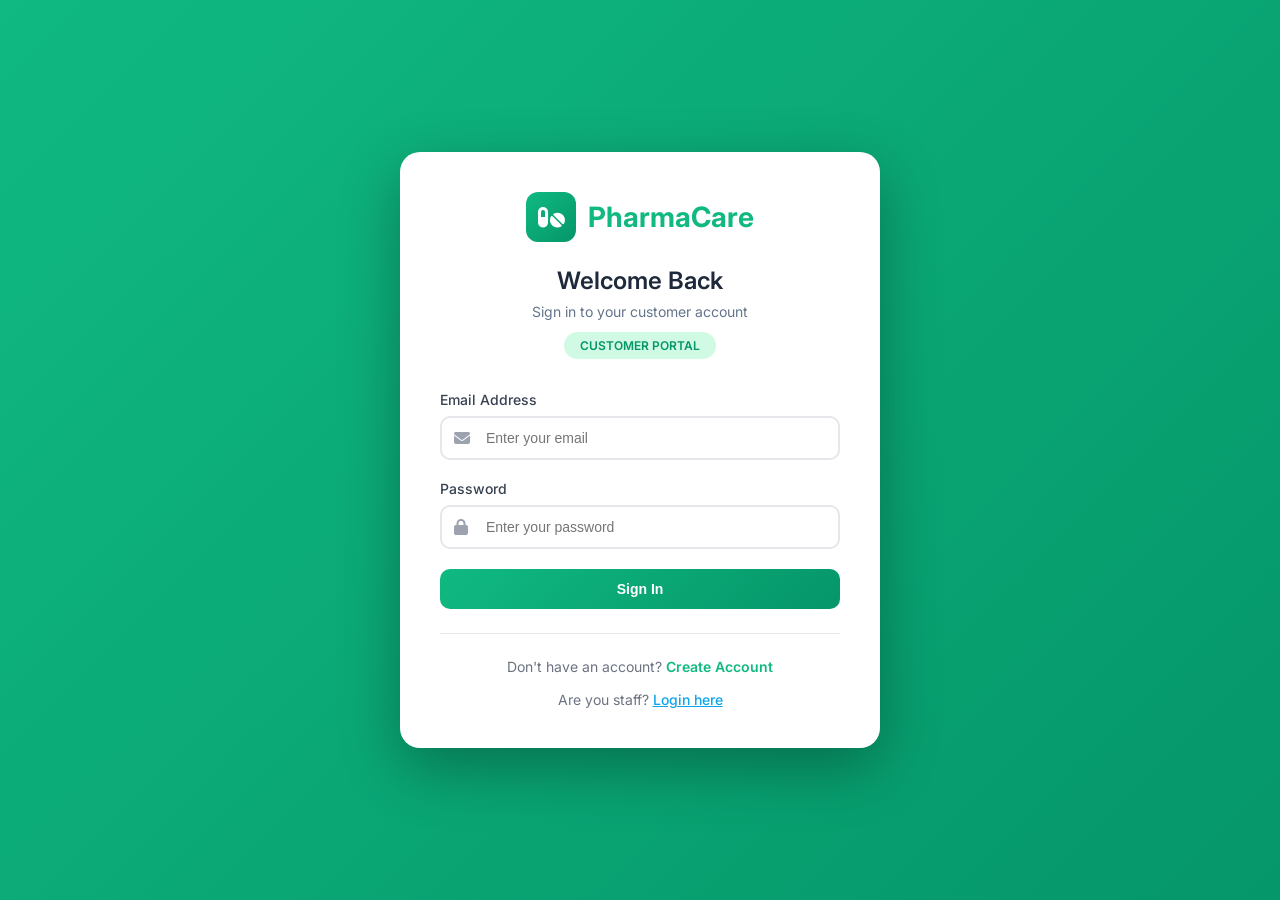
<file: customer_orders.html>
<!DOCTYPE html>
<html lang="en">
<head>
    <meta charset="UTF-8">
    <meta name="viewport" content="width=device-width, initial-scale=1.0">
    <title>My Orders - PharmaCare</title>
    <link href="https://fonts.googleapis.com/css2?family=Inter:wght@300;400;500;600;700&display=swap" rel="stylesheet">
    <link rel="stylesheet" href="https://cdnjs.cloudflare.com/ajax/libs/font-awesome/6.4.0/css/all.min.css">
    <style>
        * {
            margin: 0;
            padding: 0;
            box-sizing: border-box;
        }

        body {
            font-family: 'Inter', sans-serif;
            background: #f8fafc;
            min-height: 100vh;
        }

        /* Header */
        .header {
            background: white;
            box-shadow: 0 2px 8px rgba(0,0,0,0.08);
            padding: 16px 0;
            position: sticky;
            top: 0;
            z-index: 100;
        }

        .header-content {
            max-width: 1000px;
            margin: 0 auto;
            padding: 0 24px;
            display: flex;
            align-items: center;
            justify-content: space-between;
        }

        .back-link {
            display: flex;
            align-items: center;
            gap: 8px;
            color: #6b7280;
            text-decoration: none;
            font-weight: 500;
            transition: color 0.2s;
        }

        .back-link:hover {
            color: #10b981;
        }

        .logo {
            display: flex;
            align-items: center;
            gap: 12px;
            text-decoration: none;
        }

        .logo i {
            width: 40px;
            height: 40px;
            background: linear-gradient(135deg, #10b981, #059669);
            border-radius: 10px;
            display: flex;
            align-items: center;
            justify-content: center;
            color: white;
            font-size: 20px;
        }

        .logo span {
            font-size: 1.5rem;
            font-weight: 700;
            color: #10b981;
        }

        /* Main Container */
        .container {
            max-width: 1000px;
            margin: 0 auto;
            padding: 32px 24px;
        }

        .page-header {
            display: flex;
            justify-content: space-between;
            align-items: center;
            margin-bottom: 24px;
        }

        .page-header h1 {
            font-size: 1.75rem;
            color: #1e293b;
        }

        /* Stats Summary */
        .stats-summary {
            display: grid;
            grid-template-columns: repeat(3, 1fr);
            gap: 16px;
            margin-bottom: 32px;
        }

        .stat-box {
            background: white;
            border-radius: 12px;
            padding: 20px;
            text-align: center;
            box-shadow: 0 2px 8px rgba(0,0,0,0.08);
        }

        .stat-box h4 {
            font-size: 1.75rem;
            color: #10b981;
            margin-bottom: 4px;
        }

        .stat-box p {
            color: #6b7280;
            font-size: 0.875rem;
        }

        /* Orders List */
        .orders-container {
            background: white;
            border-radius: 16px;
            padding: 32px;
            box-shadow: 0 2px 8px rgba(0,0,0,0.08);
        }

        .orders-header {
            display: flex;
            justify-content: space-between;
            align-items: center;
            margin-bottom: 24px;
        }

        .orders-header h2 {
            font-size: 1.25rem;
            color: #1e293b;
        }

        .filter-select {
            padding: 8px 16px;
            border: 1px solid #e5e7eb;
            border-radius: 8px;
            font-size: 0.875rem;
            background: white;
        }

        .order-card {
            border: 1px solid #e5e7eb;
            border-radius: 12px;
            margin-bottom: 20px;
            overflow: hidden;
        }

        .order-card:last-child {
            margin-bottom: 0;
        }

        .order-header {
            background: #f8fafc;
            padding: 16px 20px;
            display: flex;
            justify-content: space-between;
            align-items: center;
            cursor: pointer;
            transition: background 0.2s;
        }

        .order-header:hover {
            background: #f1f5f9;
        }

        .order-info h4 {
            font-size: 1rem;
            margin-bottom: 4px;
            color: #1e293b;
        }

        .order-info span {
            font-size: 0.875rem;
            color: #6b7280;
        }

        .order-status {
            padding: 6px 14px;
            border-radius: 20px;
            font-size: 0.75rem;
            font-weight: 600;
        }

        .status-completed {
            background: #d1fae5;
            color: #059669;
        }

        .status-pending {
            background: #fef3c7;
            color: #d97706;
        }

        .status-delivery {
            background: #dbeafe;
            color: #2563eb;
        }

        .order-summary {
            display: flex;
            gap: 32px;
            align-items: center;
        }

        .order-summary div {
            text-align: center;
        }

        .order-summary label {
            display: block;
            font-size: 0.75rem;
            color: #6b7280;
            margin-bottom: 4px;
        }

        .order-summary span {
            font-weight: 600;
            color: #374151;
        }

        .order-total {
            font-size: 1.25rem;
            font-weight: 700;
            color: #10b981;
        }

        .order-details {
            padding: 20px;
            border-top: 1px solid #e5e7eb;
            display: none;
        }

        .order-details.show {
            display: block;
        }

        .items-list {
            margin-bottom: 20px;
        }

        .item-row {
            display: flex;
            justify-content: space-between;
            align-items: center;
            padding: 12px 0;
            border-bottom: 1px solid #f3f4f6;
        }

        .item-row:last-child {
            border-bottom: none;
        }

        .item-info h5 {
            font-size: 0.875rem;
            color: #374151;
        }

        .item-info span {
            font-size: 0.75rem;
            color: #6b7280;
        }

        .item-price {
            font-weight: 600;
            color: #374151;
        }

        .order-totals {
            background: #f8fafc;
            border-radius: 8px;
            padding: 16px;
        }

        .total-row {
            display: flex;
            justify-content: space-between;
            padding: 8px 0;
            font-size: 0.875rem;
        }

        .total-row.grand-total {
            font-size: 1.125rem;
            font-weight: 700;
            color: #10b981;
            border-top: 1px solid #e5e7eb;
            margin-top: 8px;
            padding-top: 16px;
        }

        /* Empty State */
        .empty-state {
            text-align: center;
            padding: 64px;
            color: #6b7280;
        }

        .empty-state i {
            font-size: 4rem;
            margin-bottom: 20px;
            color: #d1d5db;
        }

        .empty-state h3 {
            font-size: 1.25rem;
            margin-bottom: 8px;
            color: #374151;
        }

        /* Responsive */
        @media (max-width: 768px) {
            .stats-summary {
                grid-template-columns: 1fr;
            }

            .orders-header {
                flex-direction: column;
                gap: 16px;
                align-items: stretch;
            }

            .order-header {
                flex-direction: column;
                align-items: flex-start;
                gap: 16px;
            }

            .order-summary {
                width: 100%;
                justify-content: space-between;
            }

            .order-summary div {
                text-align: left;
            }

            .page-header {
                flex-direction: column;
                gap: 16px;
                align-items: flex-start;
            }
        }
    </style>
</head>
<body>
    <!-- Header -->
    <header class="header">
        <div class="header-content">
            <a href="customer_store.html" class="back-link">
                <i class="fas fa-arrow-left"></i>
                Back to Store
            </a>
            <a href="customer_store.html" class="logo">
                <i class="fas fa-pills"></i>
                <span>PharmaCare</span>
            </a>
        </div>
    </header>

    <!-- Main Content -->
    <div class="container">
        <div class="page-header">
            <h1>My Orders</h1>
        </div>

        <!-- Stats Summary -->
        <div class="stats-summary">
            <div class="stat-box">
                <h4 id="totalOrders">0</h4>
                <p>Total Orders</p>
            </div>
            <div class="stat-box">
                <h4 id="totalSpent">৳0</h4>
                <p>Total Spent</p>
            </div>
            <div class="stat-box">
                <h4 id="completedOrders">0</h4>
                <p>Completed</p>
            </div>
        </div>

        <!-- Orders List -->
        <div class="orders-container">
            <div class="orders-header">
                <h2>Order History</h2>
                <select class="filter-select" id="filterStatus">
                    <option value="all">All Orders</option>
                    <option value="completed">Completed</option>
                    <option value="pending">Pending</option>
                    <option value="delivery">Out for Delivery</option>
                </select>
            </div>

            <div id="ordersList">
                <div class="empty-state">
                    <i class="fas fa-shopping-bag"></i>
                    <h3>No orders yet</h3>
                    <p>Your order history will appear here once you make a purchase</p>
                </div>
            </div>
        </div>
    </div>

    <script>
        const API_URL = 'api/';
        let allOrders = [];

        // Check authentication
        const customerStr = sessionStorage.getItem('customer');
        if (!customerStr) {
            window.location.href = 'customer_login.html';
        }
        const customer = JSON.parse(customerStr);

        // Load orders
        async function loadOrders() {
            try {
                const response = await fetch(API_URL + 'customer_auth.php?action=orders');
                const result = await response.json();
                
                if (result.success) {
                    allOrders = result.data;
                    displayOrders(allOrders);
                    updateStats(allOrders);
                }
            } catch (error) {
                console.error('Failed to load orders:', error);
            }
        }

        // Update statistics
        function updateStats(orders) {
            document.getElementById('totalOrders').textContent = orders.length;
            
            const totalSpent = orders.reduce((sum, o) => sum + parseFloat(o.total_amount), 0);
            document.getElementById('totalSpent').textContent = '৳' + totalSpent.toFixed(2);
            
            const completed = orders.filter(o => o.payment_status === 'completed').length;
            document.getElementById('completedOrders').textContent = completed;
        }

        // Display orders
        function displayOrders(orders) {
            if (orders.length === 0) {
                document.getElementById('ordersList').innerHTML = `
                    <div class="empty-state">
                        <i class="fas fa-shopping-bag"></i>
                        <h3>No orders yet</h3>
                        <p>Your order history will appear here once you make a purchase</p>
                    </div>
                `;
                return;
            }

            const ordersHtml = orders.map(order => {
                let statusClass = 'status-completed';
                let statusText = 'Completed';
                if (order.payment_status === 'pending_delivery') {
                    statusClass = 'status-delivery';
                    statusText = 'Out for Delivery';
                } else if (order.payment_status === 'pending') {
                    statusClass = 'status-pending';
                    statusText = 'Pending';
                }

                const date = new Date(order.sale_date).toLocaleDateString('en-US', {
                    year: 'numeric',
                    month: 'short',
                    day: 'numeric'
                });

                return `
                    <div class="order-card" data-order-id="${order.id}">
                        <div class="order-header" onclick="toggleOrder(${order.id})">
                            <div class="order-info">
                                <h4>Order #${order.invoice_number}</h4>
                                <span>${date}</span>
                            </div>
                            <div class="order-summary">
                                <div>
                                    <label>Items</label>
                                    <span>${order.item_count || 0}</span>
                                </div>
                                <div>
                                    <label>Payment</label>
                                    <span style="text-transform: uppercase;">${order.payment_method}</span>
                                </div>
                                <div class="order-total">৳${parseFloat(order.total_amount).toFixed(2)}</div>
                            </div>
                            <span class="order-status ${statusClass}">${statusText}</span>
                        </div>
                        <div class="order-details" id="details-${order.id}">
                            <div class="items-list" id="items-${order.id}">
                                <p>Loading items...</p>
                            </div>
                        </div>
                    </div>
                `;
            }).join('');

            document.getElementById('ordersList').innerHTML = ordersHtml;
        }

        // Toggle order details
        async function toggleOrder(orderId) {
            const detailsDiv = document.getElementById(`details-${orderId}`);
            const isVisible = detailsDiv.classList.contains('show');
            
            // Hide all other details
            document.querySelectorAll('.order-details').forEach(d => d.classList.remove('show'));
            
            if (!isVisible) {
                detailsDiv.classList.add('show');
                
                // Load order details if not already loaded
                const itemsDiv = document.getElementById(`items-${orderId}`);
                if (itemsDiv.innerHTML === '<p>Loading items...</p>') {
                    try {
                        const response = await fetch(API_URL + 'customer_auth.php?action=order_details&order_id=' + orderId);
                        const result = await response.json();
                        
                        if (result.success && result.data.items) {
                            const items = result.data.items;
                            const itemsHtml = items.map(item => `
                                <div class="item-row">
                                    <div class="item-info">
                                        <h5>${item.medicine_name || 'Unknown Item'}</h5>
                                        <span>${item.quantity} x ৳${parseFloat(item.unit_price).toFixed(2)}</span>
                                    </div>
                                    <div class="item-price">৳${parseFloat(item.total_price).toFixed(2)}</div>
                                </div>
                            `).join('');
                            
                            const order = result.data;
                            itemsDiv.innerHTML = `
                                ${itemsHtml}
                                <div class="order-totals">
                                    <div class="total-row">
                                        <span>Subtotal</span>
                                        <span>৳${parseFloat(order.subtotal).toFixed(2)}</span>
                                    </div>
                                    <div class="total-row">
                                        <span>Tax</span>
                                        <span>৳${parseFloat(order.tax_amount).toFixed(2)}</span>
                                    </div>
                                    ${order.discount_amount > 0 ? `
                                    <div class="total-row">
                                        <span>Discount</span>
                                        <span>-৳${parseFloat(order.discount_amount).toFixed(2)}</span>
                                    </div>
                                    ` : ''}
                                    <div class="total-row grand-total">
                                        <span>Total</span>
                                        <span>৳${parseFloat(order.total_amount).toFixed(2)}</span>
                                    </div>
                                </div>
                                ${order.payment_phone ? `
                                <div style="margin-top: 16px; padding: 12px; background: #f0fdf4; border-radius: 8px;">
                                    <p style="font-size: 0.875rem; color: #059669;">
                                        <i class="fas fa-mobile-alt"></i> 
                                        Paid via ${order.payment_method.toUpperCase()}: ${order.payment_phone}
                                    </p>
                                </div>
                                ` : ''}
                            `;
                        }
                    } catch (error) {
                        itemsDiv.innerHTML = '<p style="color: #dc2626;">Failed to load order details</p>';
                    }
                }
            }
        }

        // Filter orders
        document.getElementById('filterStatus').addEventListener('change', (e) => {
            const filter = e.target.value;
            
            if (filter === 'all') {
                displayOrders(allOrders);
            } else {
                const filtered = allOrders.filter(order => {
                    if (filter === 'completed') return order.payment_status === 'completed';
                    if (filter === 'pending') return order.payment_status === 'pending';
                    if (filter === 'delivery') return order.payment_status === 'pending_delivery';
                    return true;
                });
                displayOrders(filtered);
            }
        });

        // Initialize
        loadOrders();
    </script>
</body>
</html>
</file>
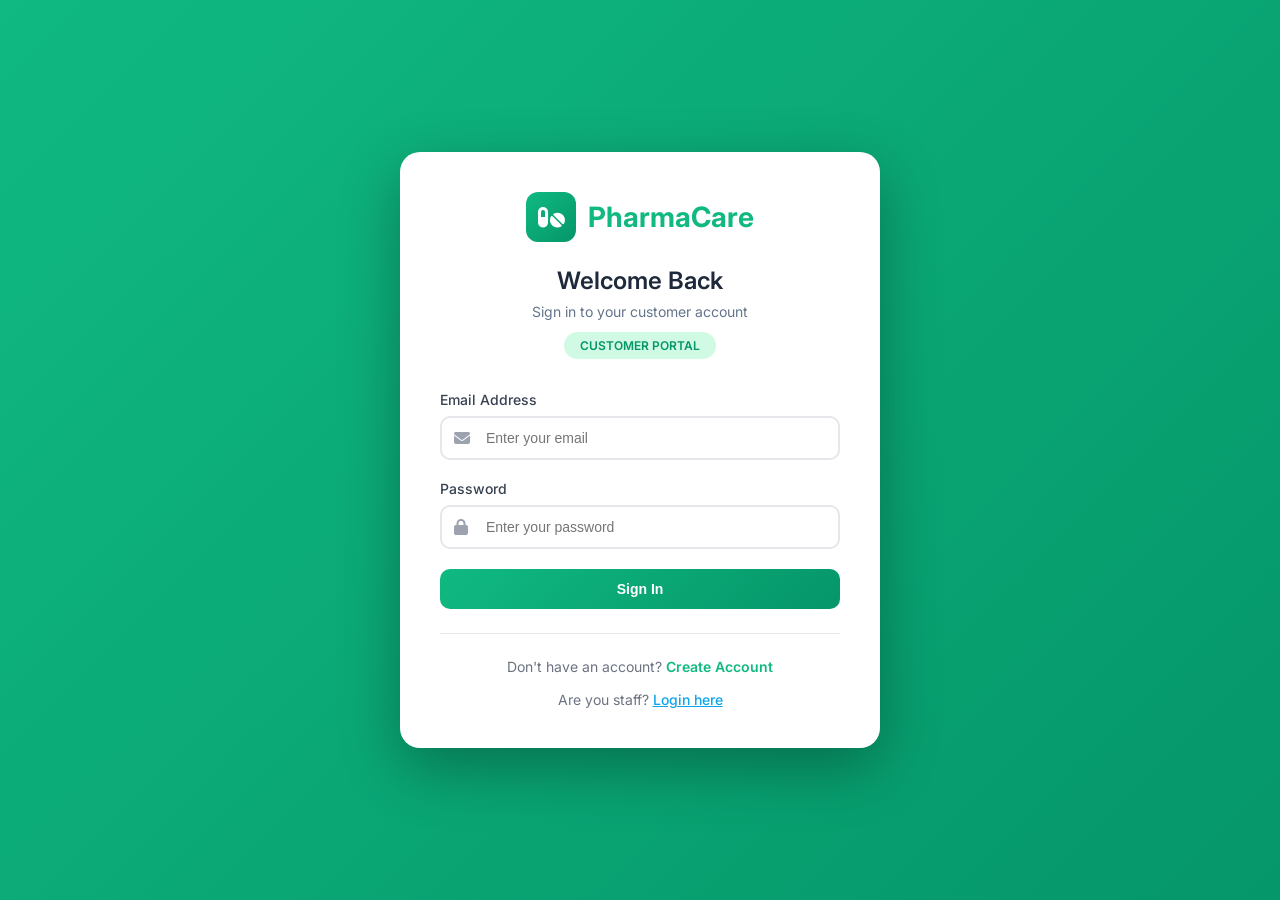
<file: customer_profile.html>
<!DOCTYPE html>
<html lang="en">
<head>
    <meta charset="UTF-8">
    <meta name="viewport" content="width=device-width, initial-scale=1.0">
    <title>Edit Profile - PharmaCare</title>
    <link href="https://fonts.googleapis.com/css2?family=Inter:wght@300;400;500;600;700&display=swap" rel="stylesheet">
    <link rel="stylesheet" href="https://cdnjs.cloudflare.com/ajax/libs/font-awesome/6.4.0/css/all.min.css">
    <style>
        * {
            margin: 0;
            padding: 0;
            box-sizing: border-box;
        }

        body {
            font-family: 'Inter', sans-serif;
            background: #f8fafc;
            min-height: 100vh;
        }

        /* Header */
        .header {
            background: white;
            box-shadow: 0 2px 8px rgba(0,0,0,0.08);
            padding: 16px 0;
            position: sticky;
            top: 0;
            z-index: 100;
        }

        .header-content {
            max-width: 800px;
            margin: 0 auto;
            padding: 0 24px;
            display: flex;
            align-items: center;
            justify-content: space-between;
        }

        .back-link {
            display: flex;
            align-items: center;
            gap: 8px;
            color: #6b7280;
            text-decoration: none;
            font-weight: 500;
            transition: color 0.2s;
        }

        .back-link:hover {
            color: #10b981;
        }

        .logo {
            display: flex;
            align-items: center;
            gap: 12px;
            text-decoration: none;
        }

        .logo i {
            width: 40px;
            height: 40px;
            background: linear-gradient(135deg, #10b981, #059669);
            border-radius: 10px;
            display: flex;
            align-items: center;
            justify-content: center;
            color: white;
            font-size: 20px;
        }

        .logo span {
            font-size: 1.5rem;
            font-weight: 700;
            color: #10b981;
        }

        /* Main Container */
        .container {
            max-width: 800px;
            margin: 0 auto;
            padding: 32px 24px;
        }

        .page-title {
            font-size: 1.75rem;
            margin-bottom: 24px;
            color: #1e293b;
        }

        /* Form Card */
        .form-card {
            background: white;
            border-radius: 16px;
            padding: 32px;
            box-shadow: 0 2px 8px rgba(0,0,0,0.08);
            margin-bottom: 24px;
        }

        .form-card h3 {
            font-size: 1.125rem;
            margin-bottom: 24px;
            color: #1e293b;
            display: flex;
            align-items: center;
            gap: 12px;
        }

        .form-card h3 i {
            color: #10b981;
        }

        .form-row {
            display: grid;
            grid-template-columns: 1fr 1fr;
            gap: 20px;
            margin-bottom: 20px;
        }

        .form-group {
            margin-bottom: 20px;
        }

        .form-group label {
            display: block;
            font-size: 0.875rem;
            font-weight: 500;
            color: #374151;
            margin-bottom: 8px;
        }

        .form-group input,
        .form-group textarea {
            width: 100%;
            padding: 12px 16px;
            border: 2px solid #e5e7eb;
            border-radius: 10px;
            font-size: 0.875rem;
            transition: all 0.2s;
            font-family: inherit;
        }

        .form-group input:focus,
        .form-group textarea:focus {
            outline: none;
            border-color: #10b981;
            box-shadow: 0 0 0 3px rgba(16, 185, 129, 0.1);
        }

        .form-group input:disabled {
            background: #f3f4f6;
            cursor: not-allowed;
        }

        .form-group small {
            display: block;
            margin-top: 6px;
            color: #6b7280;
            font-size: 0.75rem;
        }

        /* Buttons */
        .btn {
            padding: 12px 32px;
            border-radius: 10px;
            font-size: 0.875rem;
            font-weight: 600;
            cursor: pointer;
            border: none;
            display: inline-flex;
            align-items: center;
            gap: 8px;
            transition: all 0.2s;
            text-decoration: none;
        }

        .btn-primary {
            background: linear-gradient(135deg, #10b981, #059669);
            color: white;
        }

        .btn-primary:hover {
            transform: translateY(-2px);
            box-shadow: 0 4px 12px rgba(16, 185, 129, 0.4);
        }

        .btn-primary:disabled {
            opacity: 0.6;
            cursor: not-allowed;
            transform: none;
        }

        .btn-outline {
            background: transparent;
            color: #6b7280;
            border: 2px solid #e5e7eb;
        }

        .btn-outline:hover {
            border-color: #10b981;
            color: #10b981;
        }

        .form-actions {
            display: flex;
            gap: 12px;
            margin-top: 32px;
        }

        /* Alert */
        .alert {
            padding: 12px 16px;
            border-radius: 8px;
            margin-bottom: 24px;
            font-size: 0.875rem;
            display: none;
        }

        .alert.error {
            background: #fef2f2;
            color: #dc2626;
            border: 1px solid #fecaca;
        }

        .alert.success {
            background: #f0fdf4;
            color: #16a34a;
            border: 1px solid #bbf7d0;
        }

        .alert.show {
            display: block;
        }

        /* Avatar Upload */
        .avatar-section {
            text-align: center;
            margin-bottom: 32px;
        }

        .avatar-preview {
            width: 120px;
            height: 120px;
            border-radius: 50%;
            margin-bottom: 16px;
        }

        @media (max-width: 640px) {
            .form-row {
                grid-template-columns: 1fr;
            }

            .form-actions {
                flex-direction: column;
            }

            .btn {
                width: 100%;
                justify-content: center;
            }
        }
    </style>
</head>
<body>
    <!-- Header -->
    <header class="header">
        <div class="header-content">
            <a href="customer_store.html" class="back-link">
                <i class="fas fa-arrow-left"></i>
                Back to Store
            </a>
            <a href="customer_store.html" class="logo">
                <i class="fas fa-pills"></i>
                <span>PharmaCare</span>
            </a>
        </div>
    </header>

    <!-- Main Content -->
    <div class="container">
        <h1 class="page-title">Edit Profile</h1>

        <div class="alert error" id="errorAlert"></div>
        <div class="alert success" id="successAlert"></div>

        <!-- Personal Information -->
        <div class="form-card">
            <h3><i class="fas fa-user-circle"></i> Personal Information</h3>
            
            <div class="avatar-section">
                <img id="avatarPreview" src="" alt="Profile" class="avatar-preview">
            </div>

            <form id="profileForm">
                <div class="form-row">
                    <div class="form-group">
                        <label>First Name</label>
                        <input type="text" id="firstName" required>
                    </div>
                    <div class="form-group">
                        <label>Last Name</label>
                        <input type="text" id="lastName" required>
                    </div>
                </div>

                <div class="form-row">
                    <div class="form-group">
                        <label>Email Address</label>
                        <input type="email" id="email" required>
                    </div>
                    <div class="form-group">
                        <label>Phone Number</label>
                        <input type="tel" id="phone" required>
                    </div>
                </div>

                <div class="form-group">
                    <label>Date of Birth</label>
                    <input type="date" id="dateOfBirth">
                </div>

                <div class="form-group">
                    <label>Address</label>
                    <textarea id="address" rows="3" placeholder="Enter your full address"></textarea>
                </div>

                <div class="form-group">
                    <label>Allergies / Medical Notes</label>
                    <textarea id="allergies" rows="2" placeholder="List any allergies or important medical information"></textarea>
                    <small>This information helps us serve you better</small>
                </div>

                <div class="form-actions">
                    <button type="submit" class="btn btn-primary" id="saveBtn">
                        <i class="fas fa-save"></i> Save Changes
                    </button>
                    <a href="customer_dashboard.html" class="btn btn-outline">Cancel</a>
                </div>
            </form>
        </div>

        <!-- Change Password -->
        <div class="form-card">
            <h3><i class="fas fa-lock"></i> Change Password</h3>
            
            <form id="passwordForm">
                <div class="form-row">
                    <div class="form-group">
                        <label>Current Password</label>
                        <input type="password" id="currentPassword" placeholder="Enter current password">
                    </div>
                    <div class="form-group">
                        <label>New Password</label>
                        <input type="password" id="newPassword" placeholder="Enter new password" minlength="6">
                        <small>Minimum 6 characters</small>
                    </div>
                </div>

                <div class="form-group">
                    <label>Confirm New Password</label>
                    <input type="password" id="confirmPassword" placeholder="Confirm new password">
                </div>

                <div class="form-actions">
                    <button type="submit" class="btn btn-primary" id="passwordBtn">
                        <i class="fas fa-key"></i> Update Password
                    </button>
                </div>
            </form>
        </div>
    </div>

    <script>
        const API_URL = 'api/';

        // Check authentication
        const customerStr = sessionStorage.getItem('customer');
        if (!customerStr) {
            window.location.href = 'customer_login.html';
        }
        const customer = JSON.parse(customerStr);

        // Load customer data
        async function loadCustomerData() {
            try {
                const response = await fetch(API_URL + 'customer_auth.php?action=check');
                const result = await response.json();
                
                if (result.success) {
                    const data = result.data;
                    
                    // Fill form
                    document.getElementById('firstName').value = data.first_name || '';
                    document.getElementById('lastName').value = data.last_name || '';
                    document.getElementById('email').value = data.email || '';
                    document.getElementById('phone').value = data.phone || '';
                    document.getElementById('address').value = data.address || '';
                    document.getElementById('dateOfBirth').value = data.date_of_birth || '';
                    document.getElementById('allergies').value = data.allergies || '';
                    
                    // Update avatar
                    const fullName = `${data.first_name} ${data.last_name}`;
                    const avatarUrl = `https://ui-avatars.com/api/?name=${encodeURIComponent(fullName)}&background=10b981&color=fff&size=256`;
                    document.getElementById('avatarPreview').src = avatarUrl;
                    
                    // Update session
                    sessionStorage.setItem('customer', JSON.stringify(data));
                }
            } catch (error) {
                console.error('Failed to load customer data:', error);
            }
        }

        // Show alert
        function showAlert(type, message) {
            const alertDiv = document.getElementById(type + 'Alert');
            alertDiv.textContent = message;
            alertDiv.classList.add('show');
            
            setTimeout(() => {
                alertDiv.classList.remove('show');
            }, 5000);
        }

        // Update profile
        document.getElementById('profileForm').addEventListener('submit', async (e) => {
            e.preventDefault();
            
            const data = {
                first_name: document.getElementById('firstName').value,
                last_name: document.getElementById('lastName').value,
                email: document.getElementById('email').value,
                phone: document.getElementById('phone').value,
                address: document.getElementById('address').value,
                date_of_birth: document.getElementById('dateOfBirth').value,
                allergies: document.getElementById('allergies').value
            };
            
            const btn = document.getElementById('saveBtn');
            btn.disabled = true;
            btn.innerHTML = '<i class="fas fa-spinner fa-spin"></i> Saving...';
            
            try {
                const response = await fetch(API_URL + 'customer_auth.php?action=update', {
                    method: 'PUT',
                    headers: { 'Content-Type': 'application/json' },
                    body: JSON.stringify(data)
                });
                
                const result = await response.json();
                
                if (result.success) {
                    showAlert('success', 'Profile updated successfully!');
                    // Update avatar
                    const fullName = `${data.first_name} ${data.last_name}`;
                    document.getElementById('avatarPreview').src = `https://ui-avatars.com/api/?name=${encodeURIComponent(fullName)}&background=10b981&color=fff&size=256`;
                    // Update session
                    customer.first_name = data.first_name;
                    customer.last_name = data.last_name;
                    customer.email = data.email;
                    customer.phone = data.phone;
                    sessionStorage.setItem('customer', JSON.stringify(customer));
                } else {
                    showAlert('error', result.message || 'Failed to update profile');
                }
            } catch (error) {
                showAlert('error', 'Connection error. Please try again.');
            } finally {
                btn.disabled = false;
                btn.innerHTML = '<i class="fas fa-save"></i> Save Changes';
            }
        });

        // Change password
        document.getElementById('passwordForm').addEventListener('submit', async (e) => {
            e.preventDefault();
            
            const currentPass = document.getElementById('currentPassword').value;
            const newPass = document.getElementById('newPassword').value;
            const confirmPass = document.getElementById('confirmPassword').value;
            
            if (!currentPass || !newPass) {
                showAlert('error', 'Please fill in all password fields');
                return;
            }
            
            if (newPass !== confirmPass) {
                showAlert('error', 'New passwords do not match');
                return;
            }
            
            if (newPass.length < 6) {
                showAlert('error', 'Password must be at least 6 characters');
                return;
            }
            
            const btn = document.getElementById('passwordBtn');
            btn.disabled = true;
            btn.innerHTML = '<i class="fas fa-spinner fa-spin"></i> Updating...';
            
            try {
                const response = await fetch(API_URL + 'customer_auth.php?action=update', {
                    method: 'PUT',
                    headers: { 'Content-Type': 'application/json' },
                    body: JSON.stringify({ 
                        current_password: currentPass,
                        password: newPass 
                    })
                });
                
                const result = await response.json();
                
                if (result.success) {
                    showAlert('success', 'Password updated successfully!');
                    document.getElementById('passwordForm').reset();
                } else {
                    showAlert('error', result.message || 'Failed to update password');
                }
            } catch (error) {
                showAlert('error', 'Connection error. Please try again.');
            } finally {
                btn.disabled = false;
                btn.innerHTML = '<i class="fas fa-key"></i> Update Password';
            }
        });

        // Initialize
        loadCustomerData();
    </script>
</body>
</html>
</file>
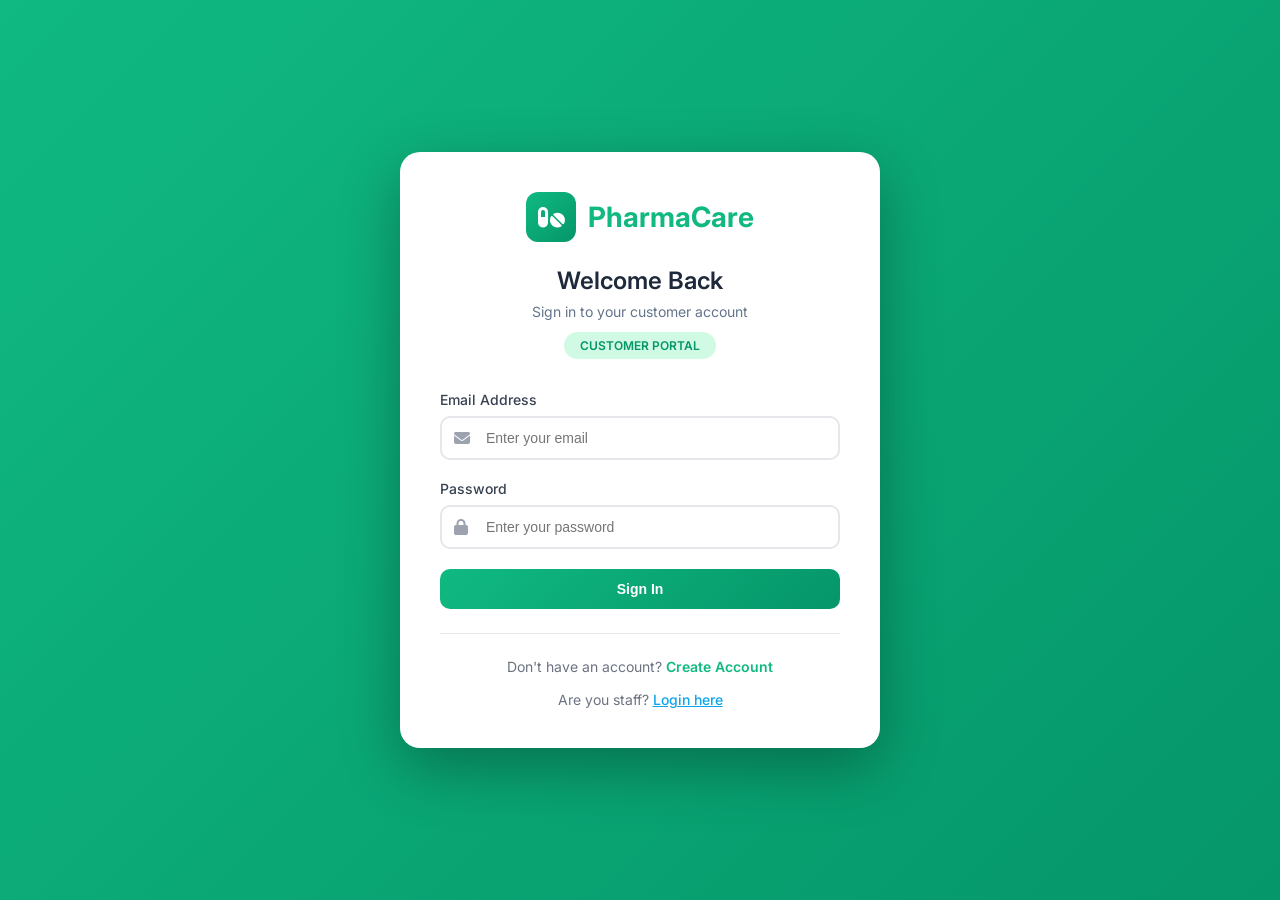
<file: customer_store.html>
<!DOCTYPE html>
<html lang="en">
<head>
    <meta charset="UTF-8">
    <meta name="viewport" content="width=device-width, initial-scale=1.0">
    <title>PharmaCare Store</title>
    <link href="https://fonts.googleapis.com/css2?family=Inter:wght@300;400;500;600;700&display=swap" rel="stylesheet">
    <link rel="stylesheet" href="https://cdnjs.cloudflare.com/ajax/libs/font-awesome/6.4.0/css/all.min.css">
    <style>
        * {
            margin: 0;
            padding: 0;
            box-sizing: border-box;
        }

        body {
            font-family: 'Inter', sans-serif;
            background: #f8fafc;
            min-height: 100vh;
        }

        /* Header */
        .header {
            background: white;
            box-shadow: 0 2px 8px rgba(0,0,0,0.08);
            padding: 16px 0;
            position: sticky;
            top: 0;
            z-index: 100;
        }

        .header-content {
            max-width: 1400px;
            margin: 0 auto;
            padding: 0 24px;
            display: flex;
            align-items: center;
            justify-content: space-between;
        }

        .logo {
            display: flex;
            align-items: center;
            gap: 12px;
            text-decoration: none;
        }

        .logo i {
            width: 40px;
            height: 40px;
            background: linear-gradient(135deg, #10b981, #059669);
            border-radius: 10px;
            display: flex;
            align-items: center;
            justify-content: center;
            color: white;
            font-size: 20px;
        }

        .logo span {
            font-size: 1.5rem;
            font-weight: 700;
            color: #10b981;
        }

        .header-search {
            flex: 1;
            max-width: 500px;
            margin: 0 32px;
        }

        .search-box {
            position: relative;
        }

        .search-box input {
            width: 100%;
            padding: 12px 16px 12px 44px;
            border: 2px solid #e5e7eb;
            border-radius: 10px;
            font-size: 0.875rem;
            transition: all 0.2s;
        }

        .search-box input:focus {
            outline: none;
            border-color: #10b981;
        }

        .search-box i {
            position: absolute;
            left: 14px;
            top: 50%;
            transform: translateY(-50%);
            color: #9ca3af;
        }

        .header-actions {
            display: flex;
            align-items: center;
            gap: 16px;
        }

        .cart-btn {
            position: relative;
            padding: 10px 16px;
            background: #f3f4f6;
            border: none;
            border-radius: 10px;
            cursor: pointer;
            display: flex;
            align-items: center;
            gap: 8px;
            font-size: 0.875rem;
            font-weight: 500;
            color: #374151;
            transition: all 0.2s;
        }

        .cart-btn:hover {
            background: #e5e7eb;
        }

        .cart-count {
            position: absolute;
            top: -8px;
            right: -8px;
            background: #10b981;
            color: white;
            width: 24px;
            height: 24px;
            border-radius: 50%;
            display: flex;
            align-items: center;
            justify-content: center;
            font-size: 0.75rem;
            font-weight: 600;
        }

        .user-menu {
            display: flex;
            align-items: center;
            gap: 12px;
            cursor: pointer;
            padding: 8px 16px;
            border-radius: 10px;
            transition: background 0.2s;
        }

        .user-menu:hover {
            background: #f1f5f9;
        }

        .user-menu img {
            width: 36px;
            height: 36px;
            border-radius: 50%;
        }

        /* Hero Banner */
        .hero {
            background: linear-gradient(135deg, #10b981, #059669);
            padding: 48px 24px;
            text-align: center;
            color: white;
        }

        .hero h1 {
            font-size: 2.5rem;
            margin-bottom: 16px;
        }

        .hero p {
            font-size: 1.125rem;
            opacity: 0.9;
            max-width: 600px;
            margin: 0 auto;
        }

        /* Main Container */
        .container {
            max-width: 1400px;
            margin: 0 auto;
            padding: 32px 24px;
        }

        /* Categories */
        .categories {
            display: flex;
            gap: 12px;
            margin-bottom: 32px;
            flex-wrap: wrap;
        }

        .category-btn {
            padding: 10px 20px;
            border: 2px solid #e5e7eb;
            background: white;
            border-radius: 25px;
            cursor: pointer;
            font-size: 0.875rem;
            font-weight: 500;
            transition: all 0.2s;
        }

        .category-btn:hover,
        .category-btn.active {
            border-color: #10b981;
            background: #10b981;
            color: white;
        }

        /* Products Grid */
        .products-grid {
            display: grid;
            grid-template-columns: repeat(auto-fill, minmax(280px, 1fr));
            gap: 24px;
        }

        .product-card {
            background: white;
            border-radius: 16px;
            overflow: hidden;
            box-shadow: 0 2px 8px rgba(0,0,0,0.08);
            transition: transform 0.2s, box-shadow 0.2s;
        }

        .product-card:hover {
            transform: translateY(-4px);
            box-shadow: 0 8px 24px rgba(0,0,0,0.12);
        }

        .product-image {
            height: 180px;
            background: linear-gradient(135deg, #f0fdf4, #d1fae5);
            display: flex;
            align-items: center;
            justify-content: center;
            font-size: 4rem;
            color: #10b981;
        }

        .product-info {
            padding: 20px;
        }

        .product-category {
            font-size: 0.75rem;
            color: #10b981;
            font-weight: 600;
            text-transform: uppercase;
            margin-bottom: 8px;
        }

        .product-name {
            font-size: 1.125rem;
            font-weight: 600;
            color: #1e293b;
            margin-bottom: 8px;
        }

        .product-generic {
            font-size: 0.875rem;
            color: #6b7280;
            margin-bottom: 12px;
        }

        .product-footer {
            display: flex;
            justify-content: space-between;
            align-items: center;
        }

        .product-price {
            font-size: 1.25rem;
            font-weight: 700;
            color: #10b981;
        }

        .add-to-cart-btn {
            padding: 10px 20px;
            background: linear-gradient(135deg, #10b981, #059669);
            color: white;
            border: none;
            border-radius: 8px;
            cursor: pointer;
            font-weight: 600;
            display: flex;
            align-items: center;
            gap: 8px;
            transition: all 0.2s;
        }

        .add-to-cart-btn:hover {
            transform: scale(1.05);
        }

        .add-to-cart-btn:disabled {
            background: #9ca3af;
            cursor: not-allowed;
            transform: none;
        }

        /* Cart Sidebar */
        .cart-sidebar {
            position: fixed;
            top: 0;
            right: -400px;
            width: 400px;
            height: 100vh;
            background: white;
            box-shadow: -4px 0 20px rgba(0,0,0,0.15);
            z-index: 200;
            transition: right 0.3s ease;
            display: flex;
            flex-direction: column;
        }

        .cart-sidebar.open {
            right: 0;
        }

        .cart-header {
            padding: 24px;
            border-bottom: 1px solid #e5e7eb;
            display: flex;
            justify-content: space-between;
            align-items: center;
        }

        .cart-header h2 {
            font-size: 1.25rem;
            display: flex;
            align-items: center;
            gap: 12px;
        }

        .close-cart {
            background: none;
            border: none;
            font-size: 1.5rem;
            cursor: pointer;
            color: #6b7280;
        }

        .cart-items {
            flex: 1;
            overflow-y: auto;
            padding: 24px;
        }

        .cart-item {
            display: flex;
            gap: 16px;
            padding: 16px 0;
            border-bottom: 1px solid #f3f4f6;
        }

        .cart-item-image {
            width: 60px;
            height: 60px;
            background: #f0fdf4;
            border-radius: 8px;
            display: flex;
            align-items: center;
            justify-content: center;
            font-size: 1.5rem;
            color: #10b981;
        }

        .cart-item-info {
            flex: 1;
        }

        .cart-item-name {
            font-weight: 600;
            margin-bottom: 4px;
        }

        .cart-item-price {
            color: #10b981;
            font-weight: 600;
        }

        .cart-item-qty {
            display: flex;
            align-items: center;
            gap: 8px;
            margin-top: 8px;
        }

        .qty-btn {
            width: 28px;
            height: 28px;
            border: 1px solid #e5e7eb;
            background: white;
            border-radius: 6px;
            cursor: pointer;
            display: flex;
            align-items: center;
            justify-content: center;
        }

        .cart-footer {
            padding: 24px;
            border-top: 1px solid #e5e7eb;
        }

        .cart-total {
            display: flex;
            justify-content: space-between;
            font-size: 1.25rem;
            font-weight: 700;
            margin-bottom: 16px;
        }

        .checkout-btn {
            width: 100%;
            padding: 14px;
            background: linear-gradient(135deg, #10b981, #059669);
            color: white;
            border: none;
            border-radius: 10px;
            font-size: 1rem;
            font-weight: 600;
            cursor: pointer;
            transition: all 0.2s;
        }

        .checkout-btn:hover {
            transform: translateY(-2px);
            box-shadow: 0 4px 12px rgba(16, 185, 129, 0.4);
        }

        .empty-cart {
            text-align: center;
            padding: 48px 24px;
            color: #6b7280;
        }

        .empty-cart i {
            font-size: 3rem;
            margin-bottom: 16px;
            color: #d1d5db;
        }

        /* Overlay */
        .overlay {
            position: fixed;
            top: 0;
            left: 0;
            right: 0;
            bottom: 0;
            background: rgba(0,0,0,0.5);
            z-index: 150;
            display: none;
        }

        .overlay.show {
            display: block;
        }

        /* Responsive */
        @media (max-width: 768px) {
            .header-search {
                display: none;
            }

            .cart-sidebar {
                width: 100%;
                right: -100%;
            }

            .hero h1 {
                font-size: 1.75rem;
            }

            .products-grid {
                grid-template-columns: repeat(auto-fill, minmax(200px, 1fr));
            }
        }
        
        /* AI Chatbot Widget Styles */
        .chatbot-widget {
            position: fixed;
            bottom: 100px;
            right: 20px;
            width: 380px;
            max-width: calc(100vw - 40px);
            max-height: 600px;
            background: white;
            border-radius: 16px;
            box-shadow: 0 10px 40px rgba(0, 0, 0, 0.2);
            display: flex;
            flex-direction: column;
            z-index: 9998;
            transform: translateY(20px) scale(0.95);
            opacity: 0;
            visibility: hidden;
            transition: all 0.3s cubic-bezier(0.4, 0, 0.2, 1);
            overflow: hidden;
        }

        .chatbot-widget.active {
            transform: translateY(0) scale(1);
            opacity: 1;
            visibility: visible;
        }

        .chatbot-header {
            background: linear-gradient(135deg, #10b981 0%, #059669 100%);
            color: white;
            padding: 16px 20px;
            display: flex;
            justify-content: space-between;
            align-items: center;
        }

        .chatbot-title {
            display: flex;
            align-items: center;
            gap: 10px;
            font-weight: 600;
            font-size: 1rem;
        }

        .chatbot-toggle {
            background: rgba(255, 255, 255, 0.2);
            border: none;
            color: white;
            width: 32px;
            height: 32px;
            border-radius: 8px;
            cursor: pointer;
            display: flex;
            align-items: center;
            justify-content: center;
            transition: background 0.2s ease;
        }

        .chatbot-toggle:hover {
            background: rgba(255, 255, 255, 0.3);
        }

        .chatbot-body {
            flex: 1;
            display: flex;
            flex-direction: column;
            overflow: hidden;
            background: #f8fafc;
        }

        .chatbot-messages {
            flex: 1;
            overflow-y: auto;
            padding: 20px;
            display: flex;
            flex-direction: column;
            gap: 12px;
        }

        .message {
            display: flex;
            gap: 10px;
            max-width: 85%;
        }

        .message-avatar {
            width: 32px;
            height: 32px;
            border-radius: 50%;
            display: flex;
            align-items: center;
            justify-content: center;
            flex-shrink: 0;
            font-size: 0.875rem;
        }

        .bot-message .message-avatar {
            background: linear-gradient(135deg, #10b981 0%, #059669 100%);
            color: white;
        }

        .user-message .message-avatar {
            background: #e2e8f0;
            color: #64748b;
        }

        .bot-message {
            align-self: flex-start;
        }

        .user-message {
            align-self: flex-end;
            flex-direction: row-reverse;
        }

        .message-content {
            background: white;
            padding: 12px 16px;
            border-radius: 12px;
            box-shadow: 0 1px 2px rgba(0, 0, 0, 0.05);
            position: relative;
        }

        .bot-message .message-content {
            border-bottom-left-radius: 4px;
        }

        .user-message .message-content {
            background: linear-gradient(135deg, #10b981 0%, #059669 100%);
            color: white;
            border-bottom-right-radius: 4px;
        }

        .message-content p {
            margin: 0;
            font-size: 0.875rem;
            line-height: 1.5;
        }

        .message-time {
            display: block;
            font-size: 0.7rem;
            color: #94a3b8;
            margin-top: 4px;
        }

        .user-message .message-time {
            color: rgba(255, 255, 255, 0.7);
        }

        .typing-indicator {
            display: flex;
            gap: 4px;
            padding: 4px 0;
        }

        .typing-indicator span {
            width: 8px;
            height: 8px;
            background: #94a3b8;
            border-radius: 50%;
            animation: typing 1.4s ease-in-out infinite;
        }

        .typing-indicator span:nth-child(1) { animation-delay: 0s; }
        .typing-indicator span:nth-child(2) { animation-delay: 0.2s; }
        .typing-indicator span:nth-child(3) { animation-delay: 0.4s; }

        @keyframes typing {
            0%, 60%, 100% { transform: translateY(0); }
            30% { transform: translateY(-8px); }
        }

        .chatbot-quick-actions {
            padding: 12px 20px;
            display: flex;
            flex-wrap: wrap;
            gap: 8px;
            background: white;
            border-top: 1px solid #e2e8f0;
        }

        .quick-btn {
            background: #f1f5f9;
            border: none;
            padding: 6px 12px;
            border-radius: 16px;
            font-size: 0.8rem;
            cursor: pointer;
            transition: all 0.2s ease;
            color: #475569;
        }

        .quick-btn:hover {
            background: #e2e8f0;
            transform: translateY(-1px);
        }

        .chatbot-input-area {
            padding: 12px 20px;
            background: white;
            border-top: 1px solid #e2e8f0;
            display: flex;
            gap: 10px;
            align-items: center;
        }

        .chatbot-input-area input {
            flex: 1;
            padding: 10px 14px;
            border: 1px solid #e2e8f0;
            border-radius: 20px;
            font-size: 0.875rem;
            outline: none;
            transition: border-color 0.2s ease;
        }

        .chatbot-input-area input:focus {
            border-color: #10b981;
            box-shadow: 0 0 0 3px rgba(16, 185, 129, 0.1);
        }

        .send-btn {
            width: 36px;
            height: 36px;
            background: linear-gradient(135deg, #10b981 0%, #059669 100%);
            border: none;
            border-radius: 50%;
            color: white;
            cursor: pointer;
            display: flex;
            align-items: center;
            justify-content: center;
            transition: transform 0.2s ease, box-shadow 0.2s ease;
        }

        .send-btn:hover {
            transform: scale(1.05);
            box-shadow: 0 4px 12px rgba(16, 185, 129, 0.3);
        }

        .chatbot-fab {
            position: fixed;
            bottom: 30px;
            right: 30px;
            width: 60px;
            height: 60px;
            background: linear-gradient(135deg, #10b981 0%, #059669 100%);
            border: none;
            border-radius: 50%;
            color: white;
            font-size: 1.5rem;
            cursor: pointer;
            box-shadow: 0 4px 16px rgba(16, 185, 129, 0.4);
            z-index: 9999;
            display: flex !important;
            align-items: center;
            justify-content: center;
            transition: all 0.3s cubic-bezier(0.4, 0, 0.2, 1);
        }

        .chatbot-fab:hover {
            transform: scale(1.1);
            box-shadow: 0 6px 24px rgba(16, 185, 129, 0.5);
        }

        .chatbot-fab.hidden {
            transform: scale(0);
            opacity: 0;
            pointer-events: none;
        }

        @media (max-width: 480px) {
            .chatbot-widget {
                bottom: 90px;
                right: 10px;
                left: 10px;
                width: auto;
                max-height: 70vh;
            }
            
            .chatbot-fab {
                bottom: 20px;
                right: 20px;
                width: 50px;
                height: 50px;
                font-size: 1.25rem;
            }
        }
    </style>
</head>
<body>
    <!-- Header -->
    <header class="header">
        <div class="header-content">
            <a href="customer_store.html" class="logo">
                <i class="fas fa-pills"></i>
                <span>PharmaCare</span>
            </a>
            
            <div class="header-search">
                <div class="search-box">
                    <i class="fas fa-search"></i>
                    <input type="text" id="searchInput" placeholder="Search medicines...">
                </div>
            </div>

            <div class="header-actions">
                <button class="cart-btn" id="cartBtn">
                    <i class="fas fa-shopping-cart"></i>
                    <span>Cart</span>
                    <span class="cart-count" id="cartCount" style="display: none;">0</span>
                </button>
                
                <div class="user-menu" id="userMenuBtn">
                    <img id="headerAvatar" src="" alt="User">
                    <span id="headerName">Loading...</span>
                </div>
            </div>
        </div>
    </header>

    <!-- Hero Banner -->
    <div class="hero">
        <h1>Welcome to PharmaCare Store</h1>
        <p>Your trusted online pharmacy. Browse our wide range of medicines and healthcare products.</p>
    </div>

    <!-- Main Container -->
    <div class="container">
        <!-- Categories -->
        <div class="categories" id="categories">
            <button class="category-btn active" data-category="all">All Products</button>
        </div>

        <!-- Products Grid -->
        <div class="products-grid" id="productsGrid">
            <div style="text-align: center; padding: 48px; grid-column: 1/-1; color: #6b7280;">
                <i class="fas fa-spinner fa-spin" style="font-size: 2rem; margin-bottom: 16px;"></i>
                <p>Loading products...</p>
            </div>
        </div>
    </div>

    <!-- Cart Sidebar -->
    <div class="overlay" id="overlay"></div>
    <div class="cart-sidebar" id="cartSidebar">
        <div class="cart-header">
            <h2><i class="fas fa-shopping-cart"></i> Your Cart</h2>
            <button class="close-cart" id="closeCart">&times;</button>
        </div>
        <div class="cart-items" id="cartItems">
            <div class="empty-cart">
                <i class="fas fa-shopping-bag"></i>
                <h3>Your cart is empty</h3>
                <p>Add some products to get started</p>
            </div>
        </div>
        <div class="cart-footer" id="cartFooter" style="display: none;">
            <div class="cart-total">
                <span>Total</span>
                <span id="cartTotal">৳0.00</span>
            </div>
            <button class="checkout-btn" id="checkoutBtn">
                <i class="fas fa-credit-card"></i> Proceed to Checkout
            </button>
        </div>
    </div>

    <script>
        const API_URL = 'api/';
        let cart = [];
        let products = [];
        let categories = [];

        // Check authentication
        const customerStr = sessionStorage.getItem('customer');
        if (!customerStr) {
            window.location.href = 'customer_login.html';
        }
        const customer = JSON.parse(customerStr);

        // Display user info
        function displayUserInfo() {
            const fullName = `${customer.first_name} ${customer.last_name}`;
            document.getElementById('headerName').textContent = fullName;
            document.getElementById('headerAvatar').src = `https://ui-avatars.com/api/?name=${encodeURIComponent(fullName)}&background=10b981&color=fff`;
        }

        // Load categories
        async function loadCategories() {
            try {
                const response = await fetch(API_URL + 'categories.php');
                const result = await response.json();
                
                if (result.success) {
                    categories = result.data;
                    const container = document.getElementById('categories');
                    
                    categories.forEach(cat => {
                        const btn = document.createElement('button');
                        btn.className = 'category-btn';
                        btn.textContent = cat.name;
                        btn.dataset.category = cat.id;
                        btn.addEventListener('click', () => filterByCategory(cat.id, btn));
                        container.appendChild(btn);
                    });
                }
            } catch (error) {
                console.error('Failed to load categories:', error);
            }
        }

        // Load products
        async function loadProducts() {
            try {
                const response = await fetch(API_URL + 'medicines.php');
                const result = await response.json();
                
                if (result.success) {
                    products = result.data;
                    displayProducts(products);
                }
            } catch (error) {
                console.error('Failed to load products:', error);
                document.getElementById('productsGrid').innerHTML = `
                    <div style="text-align: center; padding: 48px; grid-column: 1/-1; color: #dc2626;">
                        <i class="fas fa-exclamation-circle" style="font-size: 2rem; margin-bottom: 16px;"></i>
                        <p>Failed to load products. Please try again.</p>
                    </div>
                `;
            }
        }

        // Display products
        function displayProducts(items) {
            const container = document.getElementById('productsGrid');
            
            if (items.length === 0) {
                container.innerHTML = `
                    <div style="text-align: center; padding: 48px; grid-column: 1/-1; color: #6b7280;">
                        <i class="fas fa-search" style="font-size: 2rem; margin-bottom: 16px;"></i>
                        <p>No products found</p>
                    </div>
                `;
                return;
            }
            
            container.innerHTML = items.map(product => `
                <div class="product-card" data-id="${product.id}">
                    <div class="product-image">
                        <i class="fas fa-capsules"></i>
                    </div>
                    <div class="product-info">
                        <div class="product-category">${getCategoryName(product.category_id)}</div>
                        <h3 class="product-name">${product.name}</h3>
                        <p class="product-generic">${product.generic_name || ''}</p>
                        <div class="product-footer">
                            <span class="product-price">৳${parseFloat(product.unit_price).toFixed(2)}</span>
                            <button class="add-to-cart-btn" onclick="addToCart(${product.id})" ${product.stock_quantity <= 0 ? 'disabled' : ''}>
                                <i class="fas fa-cart-plus"></i>
                                ${product.stock_quantity <= 0 ? 'Out of Stock' : 'Add to Cart'}
                            </button>
                        </div>
                    </div>
                </div>
            `).join('');
        }

        // Get category name
        function getCategoryName(categoryId) {
            const cat = categories.find(c => c.id == categoryId);
            return cat ? cat.name : 'General';
        }

        // Filter by category
        function filterByCategory(categoryId, btn) {
            document.querySelectorAll('.category-btn').forEach(b => b.classList.remove('active'));
            btn.classList.add('active');
            
            if (categoryId === 'all') {
                displayProducts(products);
            } else {
                const filtered = products.filter(p => p.category_id == categoryId);
                displayProducts(filtered);
            }
        }

        // Search products
        document.getElementById('searchInput').addEventListener('input', (e) => {
            const query = e.target.value.toLowerCase();
            const filtered = products.filter(p => 
                p.name.toLowerCase().includes(query) || 
                (p.generic_name && p.generic_name.toLowerCase().includes(query))
            );
            displayProducts(filtered);
        });

        // Add to cart
        function addToCart(productId) {
            const product = products.find(p => p.id === productId);
            if (!product) return;
            
            const existingItem = cart.find(item => item.id === productId);
            
            if (existingItem) {
                if (existingItem.qty < product.stock_quantity) {
                    existingItem.qty++;
                } else {
                    alert('Maximum stock reached');
                    return;
                }
            } else {
                cart.push({
                    id: product.id,
                    name: product.name,
                    price: parseFloat(product.unit_price),
                    qty: 1,
                    stock: product.stock_quantity
                });
            }
            
            updateCartUI();
            openCart();
        }

        // Update cart UI
        function updateCartUI() {
            const cartCount = document.getElementById('cartCount');
            const cartItems = document.getElementById('cartItems');
            const cartFooter = document.getElementById('cartFooter');
            const cartTotal = document.getElementById('cartTotal');
            
            const totalItems = cart.reduce((sum, item) => sum + item.qty, 0);
            const totalPrice = cart.reduce((sum, item) => sum + (item.price * item.qty), 0);
            
            if (totalItems > 0) {
                cartCount.textContent = totalItems;
                cartCount.style.display = 'flex';
                cartFooter.style.display = 'block';
                
                cartItems.innerHTML = cart.map(item => `
                    <div class="cart-item">
                        <div class="cart-item-image">
                            <i class="fas fa-capsules"></i>
                        </div>
                        <div class="cart-item-info">
                            <div class="cart-item-name">${item.name}</div>
                            <div class="cart-item-price">৳${item.price.toFixed(2)}</div>
                            <div class="cart-item-qty">
                                <button class="qty-btn" onclick="updateQty(${item.id}, -1)">-</button>
                                <span>${item.qty}</span>
                                <button class="qty-btn" onclick="updateQty(${item.id}, 1)">+</button>
                                <button class="qty-btn" onclick="removeFromCart(${item.id})" style="margin-left: auto; color: #dc2626;">
                                    <i class="fas fa-trash"></i>
                                </button>
                            </div>
                        </div>
                    </div>
                `).join('');
                
                cartTotal.textContent = '৳' + totalPrice.toFixed(2);
            } else {
                cartCount.style.display = 'none';
                cartFooter.style.display = 'none';
                cartItems.innerHTML = `
                    <div class="empty-cart">
                        <i class="fas fa-shopping-bag"></i>
                        <h3>Your cart is empty</h3>
                        <p>Add some products to get started</p>
                    </div>
                `;
            }
        }

        // Update quantity
        function updateQty(productId, change) {
            const item = cart.find(i => i.id === productId);
            if (!item) return;
            
            const newQty = item.qty + change;
            
            if (newQty <= 0) {
                removeFromCart(productId);
            } else if (newQty <= item.stock) {
                item.qty = newQty;
                updateCartUI();
            } else {
                alert('Maximum stock reached');
            }
        }

        // Remove from cart
        function removeFromCart(productId) {
            cart = cart.filter(item => item.id !== productId);
            updateCartUI();
        }

        // Cart sidebar controls
        function openCart() {
            document.getElementById('cartSidebar').classList.add('open');
            document.getElementById('overlay').classList.add('show');
        }

        function closeCart() {
            document.getElementById('cartSidebar').classList.remove('open');
            document.getElementById('overlay').classList.remove('show');
        }

        document.getElementById('cartBtn').addEventListener('click', openCart);
        document.getElementById('closeCart').addEventListener('click', closeCart);
        document.getElementById('overlay').addEventListener('click', closeCart);

        // Checkout
        document.getElementById('checkoutBtn').addEventListener('click', () => {
            if (cart.length === 0) return;
            
            // Store cart in sessionStorage for checkout page
            sessionStorage.setItem('cart', JSON.stringify(cart));
            window.location.href = 'customer_checkout.html';
        });

        // User menu
        document.getElementById('userMenuBtn').addEventListener('click', () => {
            window.location.href = 'customer_dashboard.html';
        });

        // Initialize
        displayUserInfo();
        loadCategories();
        loadProducts();
    </script>
    
    <!-- AI Chatbot Widget -->
    <div id="chatbot-widget" class="chatbot-widget">
        <div class="chatbot-header">
            <div class="chatbot-title">
                <i class="fas fa-robot"></i>
                <span>AI Pharmacy Assistant</span>
            </div>
            <button class="chatbot-toggle" onclick="toggleChatbot()">
                <i class="fas fa-chevron-down"></i>
            </button>
        </div>
        <div class="chatbot-body">
            <div id="chatbot-messages" class="chatbot-messages">
                <div class="message bot-message">
                    <div class="message-avatar">
                        <i class="fas fa-robot"></i>
                    </div>
                    <div class="message-content">
                        <p>Hello! I am your AI pharmacy assistant. 🏥<br><br>
                        I can help you with:<br>
                        💊 <b>Medicines:</b> "Napa", "Seclo", "Monas"<br>
                        💰 <b>Prices:</b> "Price of Napa"<br>
                        ⚠️ <b>Details:</b> "Napa side effects"<br>
                        📦 <b>Stock:</b> "Is Napa available?"<br>
                        💳 <b>Payment:</b> "bKash payment"<br><br>
                        What would you like to know?</p>
                        <span class="message-time">Just now</span>
                    </div>
                </div>
            </div>
            <div class="chatbot-quick-actions">
                <button onclick="sendQuickMessage('Is Napa available?')" class="quick-btn">💊 Medicine</button>
                <button onclick="sendQuickMessage('Napa side effects')" class="quick-btn">⚠️ Side Effects</button>
                <button onclick="sendQuickMessage('What is the price of Napa?')" class="quick-btn">💰 Price</button>
                <button onclick="sendQuickMessage('bKash payment')" class="quick-btn">💳 Payment</button>
            </div>
            <div class="chatbot-input-area">
                <input type="text" id="chatbot-input" placeholder="Type your message..." 
                       onkeypress="if(event.key==='Enter') sendChatMessage()">
                <button onclick="sendChatMessage()" class="send-btn">
                    <i class="fas fa-paper-plane"></i>
                </button>
            </div>
        </div>
    </div>
    
    <button id="chatbot-fab" class="chatbot-fab" onclick="toggleChatbot()">
        <i class="fas fa-robot"></i>
    </button>

    <script>
    // Chatbot functionality
    let chatbotSessionId = localStorage.getItem('chatbot_session_id') || generateSessionId();
    localStorage.setItem('chatbot_session_id', chatbotSessionId);
    
    function generateSessionId() {
        return 'chat_' + Math.random().toString(36).substr(2, 9);
    }
    
    function toggleChatbot() {
        const widget = document.getElementById('chatbot-widget');
        const fab = document.getElementById('chatbot-fab');
        widget.classList.toggle('active');
        fab.classList.toggle('hidden');
        if (widget.classList.contains('active')) {
            loadChatHistory();
        }
    }
    
    function sendQuickMessage(message) {
        document.getElementById('chatbot-input').value = message;
        sendChatMessage();
    }
    
    async function sendChatMessage() {
        const input = document.getElementById('chatbot-input');
        const message = input.value.trim();
        
        if (!message) return;
        
        // Add user message
        addMessage(message, 'user');
        input.value = '';
        
        // Show typing indicator
        showTypingIndicator();
        
        try {
            const response = await fetch('api/ai_chatbot.php', {
                method: 'POST',
                headers: {
                    'Content-Type': 'application/json'
                },
                body: JSON.stringify({
                    message: message,
                    session_id: chatbotSessionId
                })
            });
            
            const data = await response.json();
            
            // Remove typing indicator
            removeTypingIndicator();
            
            if (data.success) {
                addMessage(data.data.response, 'bot');
            } else {
                addMessage('Sorry, I encountered an error. Please try again.', 'bot');
            }
        } catch (error) {
            removeTypingIndicator();
            addMessage('Sorry, I\'m having trouble connecting. Please try again later.', 'bot');
            console.error('Chatbot error:', error);
        }
    }
    
    function addMessage(text, sender) {
        const messagesDiv = document.getElementById('chatbot-messages');
        const messageDiv = document.createElement('div');
        messageDiv.className = `message ${sender}-message`;
        
        const avatar = sender === 'bot' ? '<i class="fas fa-robot"></i>' : '<i class="fas fa-user"></i>';
        const time = new Date().toLocaleTimeString([], { hour: '2-digit', minute: '2-digit' });
        
        // Convert newlines to HTML breaks
        const formattedText = text.replace(/\n/g, '<br>');
        
        messageDiv.innerHTML = `
            <div class="message-avatar">${avatar}</div>
            <div class="message-content">
                <p>${formattedText}</p>
                <span class="message-time">${time}</span>
            </div>
        `;
        
        messagesDiv.appendChild(messageDiv);
        messagesDiv.scrollTop = messagesDiv.scrollHeight;
    }
    
    function showTypingIndicator() {
        const messagesDiv = document.getElementById('chatbot-messages');
        const typingDiv = document.createElement('div');
        typingDiv.id = 'typing-indicator';
        typingDiv.className = 'message bot-message';
        typingDiv.innerHTML = `
            <div class="message-avatar"><i class="fas fa-robot"></i></div>
            <div class="message-content">
                <div class="typing-indicator">
                    <span></span><span></span><span></span>
                </div>
            </div>
        `;
        messagesDiv.appendChild(typingDiv);
        messagesDiv.scrollTop = messagesDiv.scrollHeight;
    }
    
    function removeTypingIndicator() {
        const typingDiv = document.getElementById('typing-indicator');
        if (typingDiv) {
            typingDiv.remove();
        }
    }
    
    async function loadChatHistory() {
        try {
            const response = await fetch(`api/chatbot_history.php?session_id=${chatbotSessionId}&limit=50`);
            const data = await response.json();
            
            if (data.success && data.data.conversations.length > 0) {
                const messagesDiv = document.getElementById('chatbot-messages');
                messagesDiv.innerHTML = '';
                
                data.data.conversations.forEach(conv => {
                    addMessage(conv.message, 'user');
                    addMessage(conv.response, 'bot');
                });
            }
        } catch (error) {
            console.error('Failed to load chat history:', error);
        }
    }
    </script>
</body>
</html>
</file>
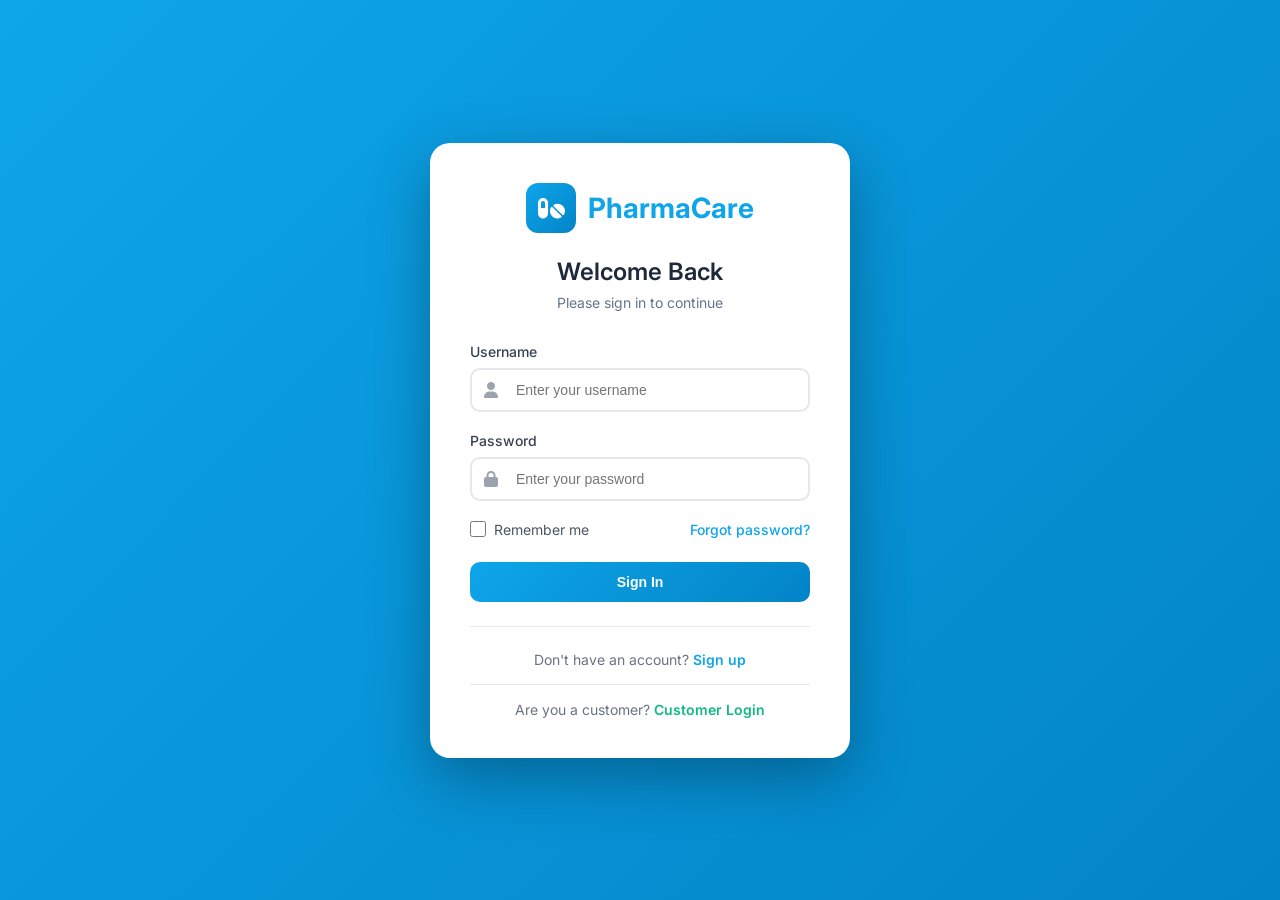
<file: login.html>
<!DOCTYPE html>
<html lang="en">
<head>
    <meta charset="UTF-8">
    <meta name="viewport" content="width=device-width, initial-scale=1.0">
    <title>Login - PharmaCare</title>
    <link href="https://fonts.googleapis.com/css2?family=Inter:wght@300;400;500;600;700&display=swap" rel="stylesheet">
    <link rel="stylesheet" href="https://cdnjs.cloudflare.com/ajax/libs/font-awesome/6.4.0/css/all.min.css">
    <style>
        * {
            margin: 0;
            padding: 0;
            box-sizing: border-box;
        }

        body {
            font-family: 'Inter', sans-serif;
            background: linear-gradient(135deg, #0ea5e9 0%, #0284c7 100%);
            min-height: 100vh;
            display: flex;
            align-items: center;
            justify-content: center;
            padding: 20px;
        }

        .auth-container {
            width: 100%;
            max-width: 420px;
        }

        .auth-card {
            background: white;
            border-radius: 20px;
            padding: 40px;
            box-shadow: 0 20px 60px rgba(0, 0, 0, 0.3);
        }

        .auth-header {
            text-align: center;
            margin-bottom: 32px;
        }

        .logo {
            display: flex;
            align-items: center;
            justify-content: center;
            gap: 12px;
            margin-bottom: 24px;
        }

        .logo i {
            width: 50px;
            height: 50px;
            background: linear-gradient(135deg, #0ea5e9, #0284c7);
            border-radius: 12px;
            display: flex;
            align-items: center;
            justify-content: center;
            color: white;
            font-size: 24px;
        }

        .logo span {
            font-size: 1.75rem;
            font-weight: 700;
            color: #0ea5e9;
        }

        .auth-header h2 {
            font-size: 1.5rem;
            font-weight: 600;
            color: #1e293b;
            margin-bottom: 8px;
        }

        .auth-header p {
            color: #64748b;
            font-size: 0.875rem;
        }

        .form-group {
            margin-bottom: 20px;
        }

        .form-group label {
            display: block;
            font-size: 0.875rem;
            font-weight: 500;
            color: #374151;
            margin-bottom: 8px;
        }

        .input-wrapper {
            position: relative;
        }

        .input-wrapper i {
            position: absolute;
            left: 14px;
            top: 50%;
            transform: translateY(-50%);
            color: #9ca3af;
            font-size: 1rem;
        }

        .form-control {
            width: 100%;
            padding: 12px 14px 12px 44px;
            border: 2px solid #e5e7eb;
            border-radius: 10px;
            font-size: 0.875rem;
            transition: all 0.2s ease;
        }

        .form-control:focus {
            outline: none;
            border-color: #0ea5e9;
            box-shadow: 0 0 0 3px rgba(14, 165, 233, 0.1);
        }

        .form-options {
            display: flex;
            align-items: center;
            justify-content: space-between;
            margin-bottom: 24px;
        }

        .remember-me {
            display: flex;
            align-items: center;
            gap: 8px;
        }

        .remember-me input {
            width: 16px;
            height: 16px;
            accent-color: #0ea5e9;
        }

        .remember-me label {
            font-size: 0.875rem;
            color: #4b5563;
        }

        .forgot-password {
            font-size: 0.875rem;
            color: #0ea5e9;
            text-decoration: none;
            font-weight: 500;
        }

        .forgot-password:hover {
            text-decoration: underline;
        }

        .btn {
            width: 100%;
            padding: 12px;
            border-radius: 10px;
            font-size: 0.875rem;
            font-weight: 600;
            cursor: pointer;
            border: none;
            display: flex;
            align-items: center;
            justify-content: center;
            gap: 8px;
            transition: all 0.2s ease;
        }

        .btn-primary {
            background: linear-gradient(135deg, #0ea5e9, #0284c7);
            color: white;
        }

        .btn-primary:hover {
            transform: translateY(-1px);
            box-shadow: 0 4px 12px rgba(14, 165, 233, 0.4);
        }

        .btn-primary:disabled {
            opacity: 0.6;
            cursor: not-allowed;
            transform: none;
        }

        .auth-footer {
            text-align: center;
            margin-top: 24px;
            padding-top: 24px;
            border-top: 1px solid #e5e7eb;
        }

        .auth-footer p {
            color: #6b7280;
            font-size: 0.875rem;
        }

        .auth-footer a {
            color: #0ea5e9;
            font-weight: 600;
            text-decoration: none;
        }

        .auth-footer a:hover {
            text-decoration: underline;
        }

        .alert {
            padding: 12px 16px;
            border-radius: 8px;
            margin-bottom: 20px;
            font-size: 0.875rem;
            display: none;
        }

        .alert.error {
            background: #fef2f2;
            color: #dc2626;
            border: 1px solid #fecaca;
        }

        .alert.success {
            background: #f0fdf4;
            color: #16a34a;
            border: 1px solid #bbf7d0;
        }

        .alert.show {
            display: block;
        }

        .spinner {
            display: none;
            width: 16px;
            height: 16px;
            border: 2px solid #ffffff;
            border-top-color: transparent;
            border-radius: 50%;
            animation: spin 1s linear infinite;
        }

        @keyframes spin {
            to { transform: rotate(360deg); }
        }

        .role-select {
            display: grid;
            grid-template-columns: repeat(3, 1fr);
            gap: 12px;
            margin-bottom: 24px;
        }

        .role-option {
            padding: 16px 12px;
            border: 2px solid #e5e7eb;
            border-radius: 10px;
            text-align: center;
            cursor: pointer;
            transition: all 0.2s ease;
        }

        .role-option:hover {
            border-color: #0ea5e9;
        }

        .role-option.active {
            border-color: #0ea5e9;
            background: rgba(14, 165, 233, 0.05);
        }

        .role-option i {
            font-size: 1.5rem;
            color: #0ea5e9;
            margin-bottom: 8px;
            display: block;
        }

        .role-option span {
            font-size: 0.75rem;
            font-weight: 500;
            color: #374151;
        }

        .hidden {
            display: none;
        }

        @media (max-width: 480px) {
            .auth-card {
                padding: 24px;
            }

            .role-select {
                grid-template-columns: 1fr;
            }
        }
    </style>
</head>
<body>
    <div class="auth-container">
        <!-- Login Card -->
        <div class="auth-card" id="loginCard">
            <div class="auth-header">
                <div class="logo">
                    <i class="fas fa-pills"></i>
                    <span>PharmaCare</span>
                </div>
                <h2>Welcome Back</h2>
                <p>Please sign in to continue</p>
            </div>

            <div class="alert error" id="loginError"></div>

            <form id="loginForm">
                <div class="form-group">
                    <label>Username</label>
                    <div class="input-wrapper">
                        <i class="fas fa-user"></i>
                        <input type="text" class="form-control" id="loginUsername" placeholder="Enter your username" required>
                    </div>
                </div>

                <div class="form-group">
                    <label>Password</label>
                    <div class="input-wrapper">
                        <i class="fas fa-lock"></i>
                        <input type="password" class="form-control" id="loginPassword" placeholder="Enter your password" required>
                    </div>
                </div>

                <div class="form-options">
                    <div class="remember-me">
                        <input type="checkbox" id="rememberMe">
                        <label for="rememberMe">Remember me</label>
                    </div>
                    <a href="#" class="forgot-password">Forgot password?</a>
                </div>

                <button type="submit" class="btn btn-primary" id="loginBtn">
                    <span class="spinner"></span>
                    <span class="btn-text">Sign In</span>
                </button>
            </form>

            <div class="auth-footer">
                <p>Don't have an account? <a href="#" id="showRegister">Sign up</a></p>
            </div>
            
            <div class="auth-footer" style="margin-top: 16px; padding-top: 16px;">
                <p style="color: #6b7280; font-size: 0.875rem;">
                    Are you a customer? <a href="customer_login.html" style="color: #10b981;">Customer Login</a>
                </p>
            </div>
        </div>

        <!-- Register Card -->
        <div class="auth-card hidden" id="registerCard">
            <div class="auth-header">
                <div class="logo">
                    <i class="fas fa-pills"></i>
                    <span>PharmaCare</span>
                </div>
                <h2>Create Account</h2>
                <p>Register as a new user</p>
            </div>

            <div class="alert error" id="registerError"></div>
            <div class="alert success" id="registerSuccess"></div>

            <form id="registerForm">
                <div class="role-select">
                    <div class="role-option active" data-role="admin">
                        <i class="fas fa-user-shield"></i>
                        <span>Admin</span>
                    </div>
                    <div class="role-option" data-role="pharmacist">
                        <i class="fas fa-user-md"></i>
                        <span>Pharmacist</span>
                    </div>
                    <div class="role-option" data-role="cashier">
                        <i class="fas fa-cash-register"></i>
                        <span>Cashier</span>
                    </div>
                </div>
                <input type="hidden" id="userRole" value="admin">

                <div class="form-group">
                    <label>Full Name</label>
                    <div class="input-wrapper">
                        <i class="fas fa-id-card"></i>
                        <input type="text" class="form-control" id="fullName" placeholder="Enter your full name" required>
                    </div>
                </div>

                <div class="form-group">
                    <label>Email</label>
                    <div class="input-wrapper">
                        <i class="fas fa-envelope"></i>
                        <input type="email" class="form-control" id="email" placeholder="Enter your email" required>
                    </div>
                </div>

                <div class="form-group">
                    <label>Username</label>
                    <div class="input-wrapper">
                        <i class="fas fa-user"></i>
                        <input type="text" class="form-control" id="registerUsername" placeholder="Choose a username" required>
                    </div>
                </div>

                <div class="form-group">
                    <label>Password</label>
                    <div class="input-wrapper">
                        <i class="fas fa-lock"></i>
                        <input type="password" class="form-control" id="registerPassword" placeholder="Create a password" required minlength="6">
                    </div>
                </div>

                <div class="form-group">
                    <label>Confirm Password</label>
                    <div class="input-wrapper">
                        <i class="fas fa-lock"></i>
                        <input type="password" class="form-control" id="confirmPassword" placeholder="Confirm your password" required>
                    </div>
                </div>

                <button type="submit" class="btn btn-primary" id="registerBtn">
                    <span class="spinner"></span>
                    <span class="btn-text">Create Account</span>
                </button>
            </form>

            <div class="auth-footer">
                <p>Already have an account? <a href="#" id="showLogin">Sign in</a></p>
            </div>
            
            <div class="auth-footer" style="margin-top: 16px; padding-top: 16px;">
                <p style="color: #6b7280; font-size: 0.875rem;">
                    Are you a customer? <a href="customer_login.html" style="color: #10b981;">Customer Login</a>
                </p>
            </div>
        </div>
    </div>

    <script>
        const API_URL = 'api/';

        // Toggle between login and register
        document.getElementById('showRegister').addEventListener('click', (e) => {
            e.preventDefault();
            document.getElementById('loginCard').classList.add('hidden');
            document.getElementById('registerCard').classList.remove('hidden');
        });

        document.getElementById('showLogin').addEventListener('click', (e) => {
            e.preventDefault();
            document.getElementById('registerCard').classList.add('hidden');
            document.getElementById('loginCard').classList.remove('hidden');
        });

        // Role selection
        document.querySelectorAll('.role-option').forEach(option => {
            option.addEventListener('click', () => {
                document.querySelectorAll('.role-option').forEach(o => o.classList.remove('active'));
                option.classList.add('active');
                document.getElementById('userRole').value = option.dataset.role;
            });
        });

        // Login form
        document.getElementById('loginForm').addEventListener('submit', async (e) => {
            e.preventDefault();
            
            const username = document.getElementById('loginUsername').value;
            const password = document.getElementById('loginPassword').value;
            const btn = document.getElementById('loginBtn');
            const errorDiv = document.getElementById('loginError');
            
            errorDiv.classList.remove('show');
            btn.disabled = true;
            btn.querySelector('.spinner').style.display = 'block';
            btn.querySelector('.btn-text').textContent = 'Signing in...';
            
            try {
                const response = await fetch(API_URL + 'auth.php?action=login', {
                    method: 'POST',
                    headers: { 'Content-Type': 'application/json' },
                    body: JSON.stringify({ username, password })
                });
                
                const result = await response.json();
                
                if (result.success) {
                    // Store user info in sessionStorage
                    sessionStorage.setItem('user', JSON.stringify(result.data));
                    // Redirect to main app
                    window.location.href = 'index.html';
                } else {
                    errorDiv.textContent = result.message || 'Invalid username or password';
                    errorDiv.classList.add('show');
                }
            } catch (error) {
                errorDiv.textContent = 'Connection error. Please try again.';
                errorDiv.classList.add('show');
            } finally {
                btn.disabled = false;
                btn.querySelector('.spinner').style.display = 'none';
                btn.querySelector('.btn-text').textContent = 'Sign In';
            }
        });

        // Register form
        document.getElementById('registerForm').addEventListener('submit', async (e) => {
            e.preventDefault();
            
            const fullName = document.getElementById('fullName').value;
            const email = document.getElementById('email').value;
            const username = document.getElementById('registerUsername').value;
            const password = document.getElementById('registerPassword').value;
            const confirmPassword = document.getElementById('confirmPassword').value;
            const role = document.getElementById('userRole').value;
            
            const errorDiv = document.getElementById('registerError');
            const successDiv = document.getElementById('registerSuccess');
            const btn = document.getElementById('registerBtn');
            
            // Validation
            if (password !== confirmPassword) {
                errorDiv.textContent = 'Passwords do not match';
                errorDiv.classList.add('show');
                return;
            }
            
            if (password.length < 6) {
                errorDiv.textContent = 'Password must be at least 6 characters';
                errorDiv.classList.add('show');
                return;
            }
            
            errorDiv.classList.remove('show');
            successDiv.classList.remove('show');
            btn.disabled = true;
            btn.querySelector('.spinner').style.display = 'block';
            btn.querySelector('.btn-text').textContent = 'Creating account...';
            
            try {
                const response = await fetch(API_URL + 'auth.php?action=register', {
                    method: 'POST',
                    headers: { 'Content-Type': 'application/json' },
                    body: JSON.stringify({ username, password, email, full_name: fullName, role })
                });
                
                const result = await response.json();
                
                if (result.success) {
                    successDiv.textContent = 'Account created successfully! Please sign in.';
                    successDiv.classList.add('show');
                    setTimeout(() => {
                        document.getElementById('registerCard').classList.add('hidden');
                        document.getElementById('loginCard').classList.remove('hidden');
                    }, 2000);
                } else {
                    errorDiv.textContent = result.message || 'Registration failed';
                    errorDiv.classList.add('show');
                }
            } catch (error) {
                errorDiv.textContent = 'Connection error. Please try again.';
                errorDiv.classList.add('show');
            } finally {
                btn.disabled = false;
                btn.querySelector('.spinner').style.display = 'none';
                btn.querySelector('.btn-text').textContent = 'Create Account';
            }
        });

        // Check if already logged in
        const user = sessionStorage.getItem('user');
        if (user) {
            window.location.href = 'index.html';
        }
    </script>
</body>
</html>
</file>
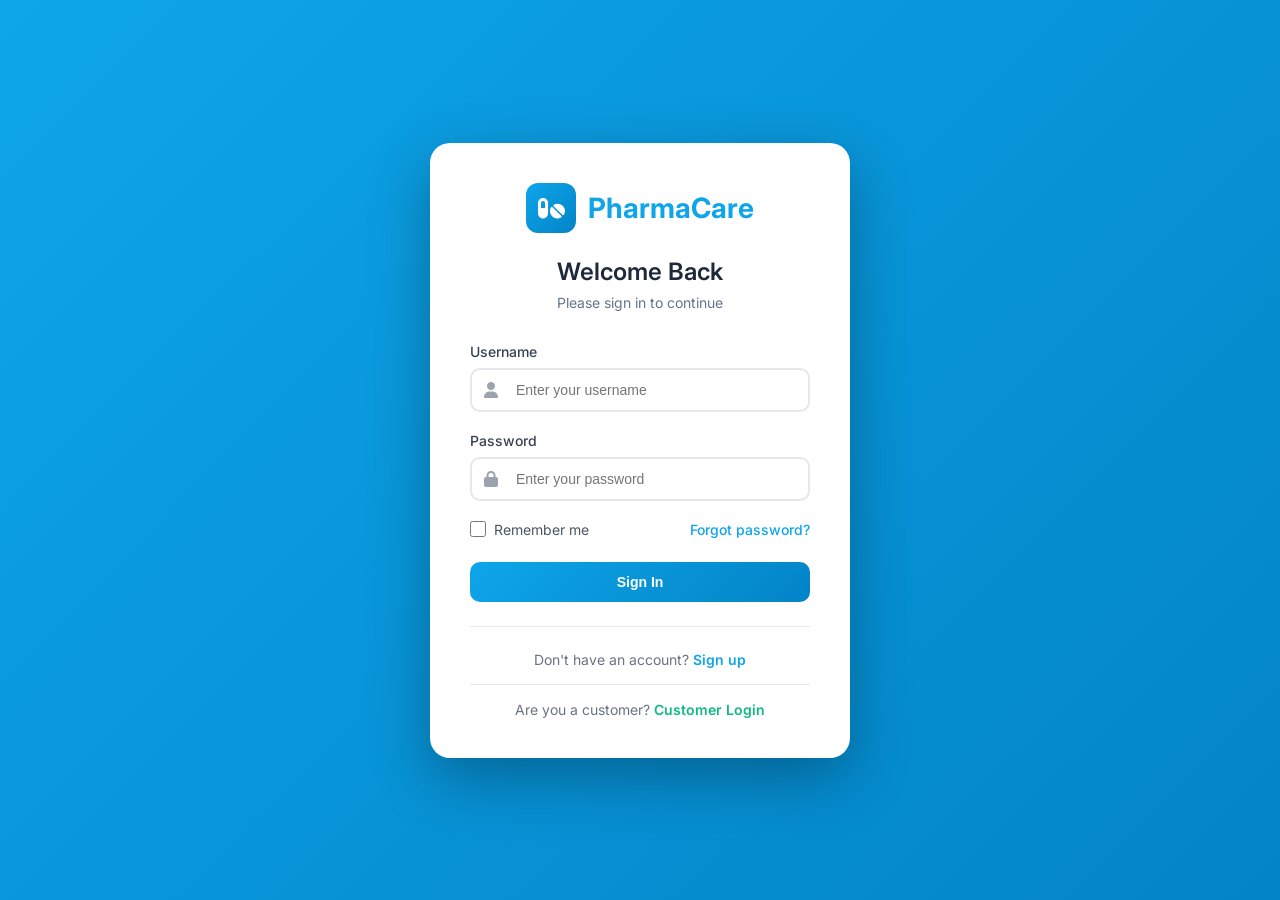
<file: profile.html>
<!DOCTYPE html>
<html lang="en">
<head>
    <meta charset="UTF-8">
    <meta name="viewport" content="width=device-width, initial-scale=1.0">
    <title>My Profile - PharmaCare</title>
    <link href="https://fonts.googleapis.com/css2?family=Inter:wght@300;400;500;600;700&display=swap" rel="stylesheet">
    <link rel="stylesheet" href="https://cdnjs.cloudflare.com/ajax/libs/font-awesome/6.4.0/css/all.min.css">
    <link rel="stylesheet" href="styles.css">
    <style>
        .profile-container {
            max-width: 800px;
            margin: 0 auto;
        }
        
        .profile-header {
            background: linear-gradient(135deg, #0ea5e9, #0284c7);
            color: white;
            padding: 40px;
            border-radius: 16px;
            text-align: center;
            margin-bottom: 30px;
        }
        
        .profile-avatar {
            width: 120px;
            height: 120px;
            border-radius: 50%;
            border: 4px solid white;
            margin-bottom: 20px;
        }
        
        .profile-header h2 {
            font-size: 1.75rem;
            margin-bottom: 8px;
        }
        
        .profile-role {
            background: rgba(255,255,255,0.2);
            padding: 6px 16px;
            border-radius: 20px;
            font-size: 0.875rem;
            text-transform: capitalize;
        }
        
        .profile-section {
            background: white;
            border-radius: 16px;
            padding: 30px;
            margin-bottom: 20px;
            box-shadow: 0 2px 8px rgba(0,0,0,0.08);
        }
        
        .profile-section h3 {
            font-size: 1.25rem;
            margin-bottom: 24px;
            color: #1e293b;
            display: flex;
            align-items: center;
            gap: 10px;
        }
        
        .form-row {
            display: grid;
            grid-template-columns: 1fr 1fr;
            gap: 20px;
            margin-bottom: 20px;
        }
        
        .form-group label {
            display: block;
            font-size: 0.875rem;
            font-weight: 500;
            color: #374151;
            margin-bottom: 8px;
        }
        
        .form-group input {
            width: 100%;
            padding: 12px 16px;
            border: 2px solid #e5e7eb;
            border-radius: 10px;
            font-size: 0.875rem;
            transition: all 0.2s;
        }
        
        .form-group input:focus {
            outline: none;
            border-color: #0ea5e9;
        }
        
        .form-group input:disabled {
            background: #f3f4f6;
            cursor: not-allowed;
        }
        
        .btn-save {
            background: linear-gradient(135deg, #0ea5e9, #0284c7);
            color: white;
            padding: 12px 32px;
            border: none;
            border-radius: 10px;
            font-weight: 600;
            cursor: pointer;
            transition: all 0.2s;
        }
        
        .btn-save:hover {
            transform: translateY(-2px);
            box-shadow: 0 4px 12px rgba(14, 165, 233, 0.4);
        }
        
        .btn-password {
            background: #f3f4f6;
            color: #374151;
            padding: 12px 32px;
            border: none;
            border-radius: 10px;
            font-weight: 600;
            cursor: pointer;
            margin-left: 12px;
        }
        
        .activity-list {
            list-style: none;
        }
        
        .activity-item {
            display: flex;
            align-items: center;
            gap: 16px;
            padding: 16px 0;
            border-bottom: 1px solid #e5e7eb;
        }
        
        .activity-item:last-child {
            border-bottom: none;
        }
        
        .activity-icon {
            width: 44px;
            height: 44px;
            border-radius: 10px;
            display: flex;
            align-items: center;
            justify-content: center;
            font-size: 1.25rem;
        }
        
        .activity-icon.login { background: #dcfce7; color: #16a34a; }
        .activity-icon.purchase { background: #dbeafe; color: #2563eb; }
        .activity-icon.update { background: #fef3c7; color: #d97706; }
        
        .activity-content p {
            font-weight: 500;
            color: #1e293b;
        }
        
        .activity-content span {
            font-size: 0.875rem;
            color: #6b7280;
        }
        
        .stats-grid-profile {
            display: grid;
            grid-template-columns: repeat(3, 1fr);
            gap: 20px;
            margin-bottom: 30px;
        }
        
        .stat-box {
            background: white;
            padding: 24px;
            border-radius: 16px;
            text-align: center;
            box-shadow: 0 2px 8px rgba(0,0,0,0.08);
        }
        
        .stat-box h4 {
            font-size: 2rem;
            color: #0ea5e9;
            margin-bottom: 8px;
        }
        
        .stat-box p {
            color: #6b7280;
            font-size: 0.875rem;
        }
        
        @media (max-width: 768px) {
            .form-row {
                grid-template-columns: 1fr;
            }
            
            .stats-grid-profile {
                grid-template-columns: 1fr;
            }
        }
    </style>
</head>
<body>
    <div class="container">
        <!-- Sidebar -->
        <aside class="sidebar">
            <div class="sidebar-header">
                <div class="logo">
                    <i class="fas fa-pills"></i>
                    <span>PharmaCare</span>
                </div>
            </div>
            <nav class="sidebar-nav">
                <ul>
                    <li>
                        <a href="index.html#dashboard">
                            <i class="fas fa-home"></i>
                            <span>Dashboard</span>
                        </a>
                    </li>
                    <li>
                        <a href="index.html#medicines">
                            <i class="fas fa-capsules"></i>
                            <span>Medicines</span>
                        </a>
                    </li>
                    <li>
                        <a href="index.html#sales">
                            <i class="fas fa-shopping-cart"></i>
                            <span>Sales / POS</span>
                        </a>
                    </li>
                </ul>
            </nav>
            <div class="sidebar-footer">
                <div class="user-info-sidebar">
                    <img id="userAvatar" src="" alt="User">
                    <div>
                        <p id="userName">Loading...</p>
                        <span id="userRole">...</span>
                    </div>
                </div>
                <a href="#" class="logout" id="logoutBtn">
                    <i class="fas fa-sign-out-alt"></i>
                    <span>Logout</span>
                </a>
            </div>
        </aside>

        <!-- Main Content -->
        <main class="main-content">
            <header class="top-header">
                <div class="header-left">
                    <h2 class="page-title">My Profile</h2>
                </div>
                <div class="header-right">
                    <a href="index.html" class="btn btn-outline">
                        <i class="fas fa-arrow-left"></i> Back to Dashboard
                    </a>
                </div>
            </header>

            <div class="profile-container">
                <!-- Stats -->
                <div class="stats-grid-profile">
                    <div class="stat-box">
                        <h4 id="totalOrders">0</h4>
                        <p>Total Orders</p>
                    </div>
                    <div class="stat-box">
                        <h4 id="totalSpent">৳0</h4>
                        <p>Total Spent</p>
                    </div>
                    <div class="stat-box">
                        <h4 id="memberSince">-</h4>
                        <p>Member Since</p>
                    </div>
                </div>

                <!-- Profile Header -->
                <div class="profile-header">
                    <img id="profileAvatar" src="" alt="Profile" class="profile-avatar">
                    <h2 id="profileName">Loading...</h2>
                    <span class="profile-role" id="profileRole">...</span>
                </div>

                <!-- Profile Information -->
                <div class="profile-section">
                    <h3><i class="fas fa-user-circle"></i> Personal Information</h3>
                    <form id="profileForm">
                        <div class="form-row">
                            <div class="form-group">
                                <label>Full Name</label>
                                <input type="text" id="fullName" required>
                            </div>
                            <div class="form-group">
                                <label>Username</label>
                                <input type="text" id="username" disabled>
                            </div>
                        </div>
                        <div class="form-row">
                            <div class="form-group">
                                <label>Email</label>
                                <input type="email" id="email" required>
                            </div>
                            <div class="form-group">
                                <label>Role</label>
                                <input type="text" id="role" disabled>
                            </div>
                        </div>
                        <button type="submit" class="btn-save">
                            <i class="fas fa-save"></i> Save Changes
                        </button>
                    </form>
                </div>

                <!-- Change Password -->
                <div class="profile-section">
                    <h3><i class="fas fa-lock"></i> Change Password</h3>
                    <form id="passwordForm">
                        <div class="form-row">
                            <div class="form-group">
                                <label>Current Password</label>
                                <input type="password" id="currentPassword" required>
                            </div>
                            <div class="form-group">
                                <label>New Password</label>
                                <input type="password" id="newPassword" required minlength="6">
                            </div>
                        </div>
                        <div class="form-row">
                            <div class="form-group">
                                <label>Confirm New Password</label>
                                <input type="password" id="confirmPassword" required>
                            </div>
                        </div>
                        <button type="submit" class="btn-save">
                            <i class="fas fa-key"></i> Update Password
                        </button>
                    </form>
                </div>

                <!-- Recent Activity -->
                <div class="profile-section">
                    <h3><i class="fas fa-history"></i> Recent Activity</h3>
                    <ul class="activity-list" id="activityList">
                        <li class="activity-item">
                            <div class="activity-icon login">
                                <i class="fas fa-sign-in-alt"></i>
                            </div>
                            <div class="activity-content">
                                <p>Last login</p>
                                <span id="lastLogin">Just now</span>
                            </div>
                        </li>
                    </ul>
                </div>
            </div>
        </main>
    </div>

    <script>
        const API_URL = 'api/';

        // Check authentication
        const userStr = sessionStorage.getItem('user');
        if (!userStr) {
            window.location.href = 'login.html';
        }
        const user = JSON.parse(userStr);

        // Display user info
        function displayUserInfo() {
            document.getElementById('userName').textContent = user.full_name || user.username;
            document.getElementById('userRole').textContent = user.role;
            document.getElementById('userAvatar').src = `https://ui-avatars.com/api/?name=${encodeURIComponent(user.full_name || user.username)}&background=0ea5e9&color=fff`;
            
            document.getElementById('profileName').textContent = user.full_name || user.username;
            document.getElementById('profileRole').textContent = user.role;
            document.getElementById('profileAvatar').src = `https://ui-avatars.com/api/?name=${encodeURIComponent(user.full_name || user.username)}&background=0ea5e9&color=fff&size=256`;
            
            // Fill form
            document.getElementById('fullName').value = user.full_name || '';
            document.getElementById('username').value = user.username || '';
            document.getElementById('email').value = user.email || '';
            document.getElementById('role').value = user.role || '';
        }

        // Load user stats
        async function loadUserStats() {
            try {
                const response = await fetch(API_URL + 'auth.php?action=stats&user_id=' + user.id);
                const result = await response.json();
                
                if (result.success) {
                    document.getElementById('totalOrders').textContent = result.data.total_orders || 0;
                    document.getElementById('totalSpent').textContent = '৳' + (result.data.total_spent || 0);
                    document.getElementById('memberSince').textContent = new Date(result.data.created_at).toLocaleDateString();
                }
            } catch (error) {
                console.error('Failed to load stats:', error);
            }
        }

        // Update profile
        document.getElementById('profileForm').addEventListener('submit', async (e) => {
            e.preventDefault();
            
            const data = {
                id: user.id,
                full_name: document.getElementById('fullName').value,
                email: document.getElementById('email').value
            };
            
            try {
                const response = await fetch(API_URL + 'auth.php?action=update', {
                    method: 'PUT',
                    headers: { 'Content-Type': 'application/json' },
                    body: JSON.stringify(data)
                });
                
                const result = await response.json();
                
                if (result.success) {
                    // Update session
                    user.full_name = data.full_name;
                    user.email = data.email;
                    sessionStorage.setItem('user', JSON.stringify(user));
                    
                    alert('Profile updated successfully!');
                    displayUserInfo();
                } else {
                    alert(result.message || 'Failed to update profile');
                }
            } catch (error) {
                alert('Connection error. Please try again.');
            }
        });

        // Change password
        document.getElementById('passwordForm').addEventListener('submit', async (e) => {
            e.preventDefault();
            
            const newPass = document.getElementById('newPassword').value;
            const confirmPass = document.getElementById('confirmPassword').value;
            
            if (newPass !== confirmPass) {
                alert('Passwords do not match!');
                return;
            }
            
            const data = {
                id: user.id,
                current_password: document.getElementById('currentPassword').value,
                password: newPass
            };
            
            try {
                const response = await fetch(API_URL + 'auth.php?action=update', {
                    method: 'PUT',
                    headers: { 'Content-Type': 'application/json' },
                    body: JSON.stringify(data)
                });
                
                const result = await response.json();
                
                if (result.success) {
                    alert('Password updated successfully!');
                    document.getElementById('passwordForm').reset();
                } else {
                    alert(result.message || 'Failed to update password');
                }
            } catch (error) {
                alert('Connection error. Please try again.');
            }
        });

        // Logout
        document.getElementById('logoutBtn').addEventListener('click', async (e) => {
            e.preventDefault();
            await fetch(API_URL + 'auth.php?action=logout');
            sessionStorage.removeItem('user');
            window.location.href = 'login.html';
        });

        // Initialize
        displayUserInfo();
        loadUserStats();
    </script>
</body>
</html>
</file>
<file: styles.css>
/* Reset and Base Styles */
* {
    margin: 0;
    padding: 0;
    box-sizing: border-box;
}

:root {
    --primary: #0ea5e9;
    --primary-dark: #0284c7;
    --secondary: #64748b;
    --success: #10b981;
    --danger: #ef4444;
    --warning: #f59e0b;
    --info: #3b82f6;
    --dark: #1e293b;
    --light: #f1f5f9;
    --white: #ffffff;
    --sidebar-width: 260px;
    --header-height: 70px;
    --border-radius: 12px;
    --shadow: 0 1px 3px 0 rgb(0 0 0 / 0.1), 0 1px 2px -1px rgb(0 0 0 / 0.1);
    --shadow-lg: 0 10px 15px -3px rgb(0 0 0 / 0.1), 0 4px 6px -4px rgb(0 0 0 / 0.1);
}

body {
    font-family: 'Inter', -apple-system, BlinkMacSystemFont, sans-serif;
    background: #f8fafc;
    color: var(--dark);
    line-height: 1.6;
}

.container {
    display: flex;
    min-height: 100vh;
}

/* Sidebar Styles */
.sidebar {
    width: var(--sidebar-width);
    background: var(--white);
    border-right: 1px solid #e2e8f0;
    display: flex;
    flex-direction: column;
    position: fixed;
    height: 100vh;
    z-index: 100;
    transition: transform 0.3s ease;
}

.sidebar-header {
    padding: 20px;
    border-bottom: 1px solid #e2e8f0;
}

.logo {
    display: flex;
    align-items: center;
    gap: 12px;
    font-size: 1.5rem;
    font-weight: 700;
    color: var(--primary);
}

.logo i {
    width: 40px;
    height: 40px;
    background: linear-gradient(135deg, var(--primary), var(--primary-dark));
    border-radius: 10px;
    display: flex;
    align-items: center;
    justify-content: center;
    color: white;
}

.sidebar-nav {
    flex: 1;
    padding: 20px 0;
    overflow-y: auto;
}

.sidebar-nav ul {
    list-style: none;
}

.sidebar-nav li {
    margin: 4px 16px;
}

.sidebar-nav a {
    display: flex;
    align-items: center;
    gap: 12px;
    padding: 12px 16px;
    color: var(--secondary);
    text-decoration: none;
    border-radius: 10px;
    transition: all 0.2s ease;
}

.sidebar-nav a:hover {
    background: #f1f5f9;
    color: var(--primary);
}

.sidebar-nav li.active a {
    background: linear-gradient(135deg, var(--primary), var(--primary-dark));
    color: white;
    box-shadow: 0 4px 12px rgba(14, 165, 233, 0.3);
}

.sidebar-nav i {
    width: 24px;
    text-align: center;
}

.sidebar-footer {
    padding: 20px;
    border-top: 1px solid #e2e8f0;
}

.user-info-sidebar {
    display: flex;
    align-items: center;
    gap: 12px;
    padding: 12px;
    background: #f8fafc;
    border-radius: 10px;
    margin-bottom: 12px;
}

.user-info-sidebar img {
    width: 40px;
    height: 40px;
    border-radius: 50%;
}

.user-info-sidebar p {
    font-weight: 600;
    font-size: 0.875rem;
    color: var(--dark);
}

.user-info-sidebar span {
    font-size: 0.75rem;
    color: var(--secondary);
    text-transform: capitalize;
}

.sidebar-footer a {
    display: flex;
    align-items: center;
    gap: 12px;
    padding: 12px 16px;
    color: var(--secondary);
    text-decoration: none;
    border-radius: 10px;
    transition: all 0.2s ease;
}

.sidebar-footer a:hover {
    background: #f1f5f9;
    color: var(--primary);
}

.sidebar-footer .logout:hover {
    background: #fef2f2;
    color: var(--danger);
}

/* Main Content Styles */
.main-content {
    flex: 1;
    margin-left: var(--sidebar-width);
    display: flex;
    flex-direction: column;
}

/* Top Header */
.top-header {
    height: var(--header-height);
    background: var(--white);
    border-bottom: 1px solid #e2e8f0;
    display: flex;
    align-items: center;
    justify-content: space-between;
    padding: 0 30px;
    position: sticky;
    top: 0;
    z-index: 50;
}

.header-left {
    display: flex;
    align-items: center;
    gap: 20px;
}

.menu-toggle {
    display: none;
    background: none;
    border: none;
    font-size: 1.25rem;
    color: var(--secondary);
    cursor: pointer;
}

.page-title {
    font-size: 1.5rem;
    font-weight: 600;
    color: var(--dark);
}

.header-right {
    display: flex;
    align-items: center;
    gap: 20px;
}

.search-box {
    position: relative;
}

.search-box i {
    position: absolute;
    left: 12px;
    top: 50%;
    transform: translateY(-50%);
    color: var(--secondary);
}

.search-box input {
    padding: 10px 12px 10px 40px;
    border: 1px solid #e2e8f0;
    border-radius: 10px;
    width: 280px;
    font-size: 0.875rem;
    transition: all 0.2s ease;
}

.search-box input:focus {
    outline: none;
    border-color: var(--primary);
    box-shadow: 0 0 0 3px rgba(14, 165, 233, 0.1);
}

.notifications {
    position: relative;
    cursor: pointer;
    padding: 10px;
    border-radius: 10px;
    transition: background 0.2s ease;
}

.notifications:hover {
    background: #f1f5f9;
}

.notifications i {
    font-size: 1.25rem;
    color: var(--secondary);
}

.notifications .badge {
    position: absolute;
    top: 5px;
    right: 5px;
    width: 18px;
    height: 18px;
    background: var(--danger);
    color: white;
    font-size: 0.625rem;
    font-weight: 600;
    border-radius: 50%;
    display: flex;
    align-items: center;
    justify-content: center;
}

.user-profile {
    display: flex;
    align-items: center;
    gap: 10px;
    cursor: pointer;
    padding: 6px 12px;
    border-radius: 10px;
    transition: background 0.2s ease;
}

.user-profile:hover {
    background: #f1f5f9;
}

.user-profile img {
    width: 36px;
    height: 36px;
    border-radius: 50%;
}

.user-profile span {
    font-weight: 500;
    font-size: 0.875rem;
}

.user-profile i {
    font-size: 0.75rem;
    color: var(--secondary);
}

/* Page Container */
.page {
    display: none;
    padding: 30px;
    animation: fadeIn 0.3s ease;
}

.page.active {
    display: block;
}

@keyframes fadeIn {
    from { opacity: 0; transform: translateY(10px); }
    to { opacity: 1; transform: translateY(0); }
}

/* Stats Grid */
.stats-grid {
    display: grid;
    grid-template-columns: repeat(4, 1fr);
    gap: 20px;
    margin-bottom: 30px;
}

.stat-card {
    background: var(--white);
    border-radius: var(--border-radius);
    padding: 24px;
    display: flex;
    align-items: center;
    gap: 16px;
    box-shadow: var(--shadow);
    transition: transform 0.2s ease, box-shadow 0.2s ease;
}

.stat-card:hover {
    transform: translateY(-2px);
    box-shadow: var(--shadow-lg);
}

.stat-icon {
    width: 56px;
    height: 56px;
    border-radius: 12px;
    display: flex;
    align-items: center;
    justify-content: center;
    font-size: 1.5rem;
}

.stat-icon.blue {
    background: rgba(14, 165, 233, 0.1);
    color: var(--primary);
}

.stat-icon.green {
    background: rgba(16, 185, 129, 0.1);
    color: var(--success);
}

.stat-icon.orange {
    background: rgba(245, 158, 11, 0.1);
    color: var(--warning);
}

.stat-icon.purple {
    background: rgba(139, 92, 246, 0.1);
    color: #8b5cf6;
}

.stat-info h3 {
    font-size: 0.875rem;
    font-weight: 500;
    color: var(--secondary);
    margin-bottom: 4px;
}

.stat-value {
    font-size: 1.75rem;
    font-weight: 700;
    color: var(--dark);
    margin-bottom: 4px;
}

.stat-change {
    font-size: 0.75rem;
    font-weight: 500;
}

.stat-change.positive {
    color: var(--success);
}

.stat-change.negative {
    color: var(--danger);
}

/* Dashboard Grid */
.dashboard-grid {
    display: grid;
    grid-template-columns: 2fr 1fr;
    gap: 20px;
    margin-bottom: 20px;
}

/* Card Styles */
.card {
    background: var(--white);
    border-radius: var(--border-radius);
    box-shadow: var(--shadow);
    overflow: hidden;
}

.card-header {
    padding: 20px 24px;
    border-bottom: 1px solid #e2e8f0;
    display: flex;
    align-items: center;
    justify-content: space-between;
}

.card-header h3 {
    font-size: 1.125rem;
    font-weight: 600;
}

.chart-card {
    min-height: 400px;
}

.chart-container {
    padding: 20px;
    height: 320px;
}

.view-all {
    color: var(--primary);
    text-decoration: none;
    font-size: 0.875rem;
    font-weight: 500;
}

.view-all:hover {
    text-decoration: underline;
}

/* Table Styles */
.table-responsive {
    overflow-x: auto;
}

.data-table {
    width: 100%;
    border-collapse: collapse;
}

.data-table th,
.data-table td {
    padding: 14px 20px;
    text-align: left;
    border-bottom: 1px solid #e2e8f0;
}

.data-table th {
    font-weight: 600;
    font-size: 0.75rem;
    text-transform: uppercase;
    letter-spacing: 0.5px;
    color: var(--secondary);
    background: #f8fafc;
}

.data-table tbody tr:hover {
    background: #f8fafc;
}

.data-table tbody tr:last-child td {
    border-bottom: none;
}

/* Badges */
.badge-status {
    padding: 4px 12px;
    border-radius: 20px;
    font-size: 0.75rem;
    font-weight: 600;
}

.badge-status.success {
    background: rgba(16, 185, 129, 0.1);
    color: var(--success);
}

.badge-status.pending {
    background: rgba(245, 158, 11, 0.1);
    color: var(--warning);
}

.badge-status.danger {
    background: rgba(239, 68, 68, 0.1);
    color: var(--danger);
}

.badge-status.warning {
    background: rgba(245, 158, 11, 0.1);
    color: var(--warning);
}

/* Stock Badges */
.stock-badge {
    padding: 4px 10px;
    border-radius: 6px;
    font-size: 0.75rem;
    font-weight: 600;
}

.stock-badge.high {
    background: rgba(16, 185, 129, 0.1);
    color: var(--success);
}

.stock-badge.medium {
    background: rgba(245, 158, 11, 0.1);
    color: var(--warning);
}

.stock-badge.low {
    background: rgba(239, 68, 68, 0.1);
    color: var(--danger);
}

.stock-low {
    color: var(--danger);
    font-weight: 600;
}

.stock-medium {
    color: var(--warning);
    font-weight: 600;
}

/* Expiry Badges */
.expiry-danger {
    color: var(--danger);
    font-weight: 600;
}

.expiry-warning {
    color: var(--warning);
    font-weight: 600;
}

/* Medicine Info */
.medicine-info {
    display: flex;
    align-items: center;
    gap: 12px;
}

.medicine-icon {
    width: 40px;
    height: 40px;
    background: rgba(14, 165, 233, 0.1);
    border-radius: 8px;
    display: flex;
    align-items: center;
    justify-content: center;
    color: var(--primary);
}

.medicine-name {
    font-weight: 600;
    color: var(--dark);
}

.medicine-code {
    font-size: 0.75rem;
    color: var(--secondary);
}

/* Customer Info */
.customer-info {
    display: flex;
    align-items: center;
    gap: 12px;
}

.customer-info img {
    width: 40px;
    height: 40px;
    border-radius: 50%;
}

.customer-name {
    font-weight: 600;
    color: var(--dark);
}

.customer-id {
    font-size: 0.75rem;
    color: var(--secondary);
}

/* Supplier Info */
.supplier-info {
    display: flex;
    align-items: center;
    gap: 12px;
}

.supplier-icon {
    width: 40px;
    height: 40px;
    background: rgba(139, 92, 246, 0.1);
    border-radius: 8px;
    display: flex;
    align-items: center;
    justify-content: center;
    color: #8b5cf6;
}

.supplier-name {
    font-weight: 600;
    color: var(--dark);
}

.supplier-id {
    font-size: 0.75rem;
    color: var(--secondary);
}

/* Pagination */
.pagination {
    display: flex;
    align-items: center;
    justify-content: space-between;
    padding: 20px 24px;
    border-top: 1px solid #e2e8f0;
}

.pagination span {
    font-size: 0.875rem;
    color: var(--secondary);
}

.page-nav {
    display: flex;
    gap: 8px;
}

/* Buttons */
.btn {
    padding: 10px 20px;
    border-radius: 8px;
    font-size: 0.875rem;
    font-weight: 500;
    cursor: pointer;
    border: none;
    display: inline-flex;
    align-items: center;
    gap: 8px;
    transition: all 0.2s ease;
}

.btn-primary {
    background: var(--primary);
    color: white;
}

.btn-primary:hover {
    background: var(--primary-dark);
}

.btn-success {
    background: var(--success);
    color: white;
}

.btn-success:hover {
    background: #059669;
}

.btn-outline {
    background: transparent;
    color: var(--secondary);
    border: 1px solid #e2e8f0;
}

.btn-outline:hover {
    background: #f1f5f9;
    color: var(--dark);
}

.btn-outline:disabled {
    opacity: 0.5;
    cursor: not-allowed;
}

.btn-sm {
    padding: 6px 12px;
    font-size: 0.75rem;
}

.btn-block {
    width: 100%;
    justify-content: center;
}

.btn-icon {
    width: 32px;
    height: 32px;
    border-radius: 6px;
    border: none;
    background: transparent;
    color: var(--secondary);
    cursor: pointer;
    display: inline-flex;
    align-items: center;
    justify-content: center;
    transition: all 0.2s ease;
}

.btn-icon:hover {
    background: #f1f5f9;
    color: var(--primary);
}

/* Page Actions */
.page-actions {
    display: flex;
    align-items: center;
    justify-content: space-between;
    margin-bottom: 24px;
}

.search-filter {
    display: flex;
    gap: 12px;
}

.form-select {
    padding: 10px 36px 10px 14px;
    border: 1px solid #e2e8f0;
    border-radius: 8px;
    font-size: 0.875rem;
    background: white;
    cursor: pointer;
    appearance: none;
    background-image: url("data:image/svg+xml,%3csvg xmlns='http://www.w3.org/2000/svg' fill='none' viewBox='0 0 20 20'%3e%3cpath stroke='%236b7280' stroke-linecap='round' stroke-linejoin='round' stroke-width='1.5' d='M6 8l4 4 4-4'/%3e%3c/svg%3e");
    background-position: right 12px center;
    background-repeat: no-repeat;
    background-size: 16px;
}

.form-select:focus {
    outline: none;
    border-color: var(--primary);
}

/* POS Styles */
.pos-container {
    display: grid;
    grid-template-columns: 2fr 1fr;
    gap: 20px;
    height: calc(100vh - 170px);
}

.pos-products {
    background: var(--white);
    border-radius: var(--border-radius);
    box-shadow: var(--shadow);
    display: flex;
    flex-direction: column;
    overflow: hidden;
}

.pos-header {
    padding: 20px;
    border-bottom: 1px solid #e2e8f0;
}

.category-tabs {
    display: flex;
    gap: 8px;
    margin-top: 16px;
}

.tab {
    padding: 8px 16px;
    border-radius: 20px;
    border: none;
    background: #f1f5f9;
    color: var(--secondary);
    font-size: 0.875rem;
    cursor: pointer;
    transition: all 0.2s ease;
}

.tab:hover {
    background: #e2e8f0;
}

.tab.active {
    background: var(--primary);
    color: white;
}

.products-grid {
    display: grid;
    grid-template-columns: repeat(auto-fill, minmax(180px, 1fr));
    gap: 16px;
    padding: 20px;
    overflow-y: auto;
    flex: 1;
}

.product-card {
    background: #f8fafc;
    border-radius: 12px;
    padding: 16px;
    text-align: center;
    cursor: pointer;
    transition: all 0.2s ease;
    border: 2px solid transparent;
}

.product-card:hover {
    border-color: var(--primary);
    transform: translateY(-2px);
}

.product-icon {
    width: 60px;
    height: 60px;
    background: rgba(14, 165, 233, 0.1);
    border-radius: 12px;
    display: flex;
    align-items: center;
    justify-content: center;
    margin: 0 auto 12px;
    color: var(--primary);
    font-size: 1.5rem;
}

.product-card h4 {
    font-size: 0.875rem;
    font-weight: 600;
    margin-bottom: 4px;
    color: var(--dark);
}

.product-price {
    font-size: 1.125rem;
    font-weight: 700;
    color: var(--primary);
    margin-bottom: 4px;
}

.product-stock {
    font-size: 0.75rem;
    color: var(--secondary);
    margin-bottom: 12px;
}

.pos-cart {
    background: var(--white);
    border-radius: var(--border-radius);
    box-shadow: var(--shadow);
    display: flex;
    flex-direction: column;
}

.cart-header {
    padding: 20px;
    border-bottom: 1px solid #e2e8f0;
    display: flex;
    align-items: center;
    justify-content: space-between;
}

.cart-header h3 {
    font-size: 1rem;
    font-weight: 600;
    display: flex;
    align-items: center;
    gap: 8px;
}

.cart-items {
    flex: 1;
    padding: 16px;
    overflow-y: auto;
}

.empty-cart {
    text-align: center;
    padding: 40px 20px;
    color: var(--secondary);
}

.empty-cart i {
    font-size: 3rem;
    margin-bottom: 16px;
    color: #cbd5e1;
}

.empty-cart p {
    font-weight: 600;
    margin-bottom: 4px;
}

.empty-cart span {
    font-size: 0.875rem;
}

.cart-item {
    display: flex;
    align-items: center;
    gap: 12px;
    padding: 12px;
    background: #f8fafc;
    border-radius: 8px;
    margin-bottom: 8px;
}

.cart-item-info {
    flex: 1;
}

.cart-item-name {
    font-weight: 600;
    font-size: 0.875rem;
    margin-bottom: 2px;
}

.cart-item-price {
    font-size: 0.75rem;
    color: var(--secondary);
}

.cart-item-qty {
    display: flex;
    align-items: center;
    gap: 8px;
}

.qty-btn {
    width: 24px;
    height: 24px;
    border-radius: 4px;
    border: 1px solid #e2e8f0;
    background: white;
    cursor: pointer;
    display: flex;
    align-items: center;
    justify-content: center;
    font-size: 0.75rem;
}

.qty-btn:hover {
    background: #f1f5f9;
}

.cart-item-total {
    font-weight: 600;
    color: var(--primary);
}

.cart-summary {
    padding: 16px 20px;
    border-top: 1px solid #e2e8f0;
}

.summary-row {
    display: flex;
    justify-content: space-between;
    margin-bottom: 8px;
    font-size: 0.875rem;
}

.summary-row.total {
    font-size: 1.125rem;
    font-weight: 700;
    color: var(--dark);
    padding-top: 8px;
    border-top: 1px solid #e2e8f0;
    margin-top: 8px;
}

.cart-actions {
    padding: 16px 20px 20px;
    display: flex;
    flex-direction: column;
    gap: 12px;
}

/* Reports Grid */
.reports-grid {
    display: grid;
    grid-template-columns: repeat(2, 1fr);
    gap: 20px;
}

.report-summary {
    padding: 20px;
}

.report-stat {
    display: flex;
    justify-content: space-between;
    align-items: center;
    padding: 12px 0;
    border-bottom: 1px solid #e2e8f0;
}

.report-stat:last-child {
    border-bottom: none;
}

.report-stat .label {
    font-size: 0.875rem;
    color: var(--secondary);
}

.report-stat .value {
    font-size: 1.125rem;
    font-weight: 700;
    color: var(--dark);
}

/* Settings Grid */
.settings-grid {
    display: grid;
    grid-template-columns: repeat(2, 1fr);
    gap: 20px;
}

.settings-form {
    padding: 20px;
}

.form-group {
    margin-bottom: 20px;
}

.form-group label {
    display: block;
    font-size: 0.875rem;
    font-weight: 500;
    margin-bottom: 8px;
    color: var(--dark);
}

.form-control {
    width: 100%;
    padding: 10px 14px;
    border: 1px solid #e2e8f0;
    border-radius: 8px;
    font-size: 0.875rem;
    transition: all 0.2s ease;
}

.form-control:focus {
    outline: none;
    border-color: var(--primary);
    box-shadow: 0 0 0 3px rgba(14, 165, 233, 0.1);
}

.form-row {
    display: grid;
    grid-template-columns: 1fr 1fr;
    gap: 16px;
}

.form-check {
    display: flex;
    align-items: center;
    gap: 10px;
    margin-bottom: 16px;
}

.form-check input[type="checkbox"] {
    width: 18px;
    height: 18px;
    accent-color: var(--primary);
    cursor: pointer;
}

.form-check label {
    font-size: 0.875rem;
    cursor: pointer;
}

/* Modal Styles */
.modal {
    display: none;
    position: fixed;
    top: 0;
    left: 0;
    width: 100%;
    height: 100%;
    background: rgba(0, 0, 0, 0.5);
    z-index: 1000;
    align-items: center;
    justify-content: center;
}

.modal.active {
    display: flex;
}

.modal-content {
    background: white;
    border-radius: var(--border-radius);
    width: 100%;
    max-width: 600px;
    max-height: 90vh;
    overflow-y: auto;
    animation: modalIn 0.3s ease;
}

@keyframes modalIn {
    from { opacity: 0; transform: scale(0.95); }
    to { opacity: 1; transform: scale(1); }
}

.modal-header {
    padding: 20px 24px;
    border-bottom: 1px solid #e2e8f0;
    display: flex;
    align-items: center;
    justify-content: space-between;
}

.modal-header h3 {
    font-size: 1.125rem;
    font-weight: 600;
}

.modal form {
    padding: 24px;
}

.modal-footer {
    display: flex;
    justify-content: flex-end;
    gap: 12px;
    padding-top: 20px;
    border-top: 1px solid #e2e8f0;
    margin-top: 20px;
}

/* Responsive */
@media (max-width: 1200px) {
    .stats-grid {
        grid-template-columns: repeat(2, 1fr);
    }
    
    .dashboard-grid {
        grid-template-columns: 1fr;
    }
    
    .pos-container {
        grid-template-columns: 1fr;
    }
    
    .reports-grid,
    .settings-grid {
        grid-template-columns: 1fr;
    }
}

@media (max-width: 768px) {
    .sidebar {
        transform: translateX(-100%);
    }
    
    .sidebar.active {
        transform: translateX(0);
    }
    
    .main-content {
        margin-left: 0;
    }
    
    .menu-toggle {
        display: block;
    }
    
    .stats-grid {
        grid-template-columns: 1fr;
    }
    
    .search-box input {
        width: 200px;
    }
    
    .page-actions {
        flex-direction: column;
        align-items: stretch;
        gap: 12px;
    }
    
    .search-filter {
        flex-direction: column;
    }
    
    .header-right .search-box {
        display: none;
    }
}

/* Custom Scrollbar */
::-webkit-scrollbar {
    width: 6px;
    height: 6px;
}

::-webkit-scrollbar-track {
    background: #f1f5f9;
}

::-webkit-scrollbar-thumb {
    background: #cbd5e1;
    border-radius: 3px;
}

::-webkit-scrollbar-thumb:hover {
    background: #94a3b8;
}

/* Payment Methods Styles */
.payment-methods {
    margin-bottom: 16px;
}

.payment-label {
    display: block;
    font-size: 0.875rem;
    font-weight: 500;
    color: #374151;
    margin-bottom: 8px;
}

.payment-options {
    display: grid;
    grid-template-columns: repeat(2, 1fr);
    gap: 8px;
    margin-bottom: 12px;
}

.payment-option {
    padding: 12px;
    border: 2px solid #e5e7eb;
    border-radius: 10px;
    cursor: pointer;
    text-align: center;
    transition: all 0.2s ease;
    background: white;
}

.payment-option:hover {
    border-color: #0ea5e9;
}

.payment-option.active {
    border-color: #0ea5e9;
    background: rgba(14, 165, 233, 0.05);
}

.payment-option i {
    font-size: 1.5rem;
    margin-bottom: 6px;
    display: block;
    color: #0ea5e9;
}

.payment-option span {
    font-size: 0.75rem;
    font-weight: 500;
    color: #374151;
}

.payment-option[data-method="bkash"] i {
    color: #e2136e;
}

.payment-option[data-method="bkash"].active {
    border-color: #e2136e;
    background: rgba(226, 19, 110, 0.05);
}

.payment-option[data-method="nagad"] i {
    color: #ec1c24;
}

.payment-option[data-method="nagad"].active {
    border-color: #ec1c24;
    background: rgba(236, 28, 36, 0.05);
}

.payment-option[data-method="cod"] i {
    color: #10b981;
}

.payment-option[data-method="cod"].active {
    border-color: #10b981;
    background: rgba(16, 185, 129, 0.05);
}

.payment-details {
    background: #f8fafc;
    padding: 16px;
    border-radius: 10px;
    margin-bottom: 16px;
}

.payment-details .form-group {
    margin-bottom: 12px;
}

.payment-details .form-group:last-child {
    margin-bottom: 0;
}

.payment-details label {
    font-size: 0.75rem;
    font-weight: 500;
    color: #374151;
    margin-bottom: 4px;
    display: block;
}

.payment-details input {
    width: 100%;
    padding: 8px 12px;
    border: 1px solid #d1d5db;
    border-radius: 6px;
    font-size: 0.875rem;
}

.payment-details input:focus {
    outline: none;
    border-color: #0ea5e9;
}

.hidden {
    display: none;
}

/* Cart item styles enhancement */
.cart-item {
    display: flex;
    align-items: center;
    gap: 12px;
    padding: 12px;
    background: #f8fafc;
    border-radius: 8px;
    margin-bottom: 8px;
}

.cart-item-info {
    flex: 1;
}

.cart-item-name {
    font-weight: 600;
    font-size: 0.875rem;
    margin-bottom: 2px;
}

.cart-item-price {
    font-size: 0.75rem;
    color: #6b7280;
}

.cart-item-qty {
    display: flex;
    align-items: center;
    gap: 8px;
}

.qty-btn {
    width: 28px;
    height: 28px;
    border-radius: 6px;
    border: 1px solid #e2e8f0;
    background: white;
    cursor: pointer;
    display: flex;
    align-items: center;
    justify-content: center;
    font-size: 0.875rem;
    font-weight: 600;
    color: #374151;
    transition: all 0.2s;
}

.qty-btn:hover {
    background: #f1f5f9;
    border-color: #0ea5e9;
}

.cart-item-total {
    font-weight: 600;
    color: #0ea5e9;
    font-size: 0.875rem;
    min-width: 60px;
    text-align: right;
}

/* Products Grid Full Width */
.products-grid-full {
    display: grid;
    grid-template-columns: repeat(auto-fill, minmax(350px, 1fr));
    gap: 20px;
    padding: 20px 0;
}

/* Hide old product card styles */
#sales-page .products-grid .product-card .add-to-cart,
#sales-page .product-card .btn-block {
    display: none !important;
}

/* Detailed Product Card - Force this layout */
.product-card-detailed,
#sales-page .product-card {
    background: white;
    border-radius: 12px;
    padding: 20px;
    box-shadow: 0 1px 3px rgba(0,0,0,0.1);
    border: 1px solid #e5e7eb;
    display: flex !important;
    flex-direction: row !important;
    gap: 16px;
    transition: all 0.2s ease;
    text-align: left !important;
}

.product-card-detailed:hover,
#sales-page .product-card:hover {
    box-shadow: 0 4px 12px rgba(0,0,0,0.1);
    transform: translateY(-2px);
}

.product-icon-large,
#sales-page .product-card .product-icon {
    width: 80px;
    height: 80px;
    background: linear-gradient(135deg, #0ea5e9, #0284c7);
    border-radius: 12px;
    display: flex;
    align-items: center;
    justify-content: center;
    flex-shrink: 0;
}

.product-icon-large i,
#sales-page .product-card .product-icon i {
    font-size: 2rem;
    color: white;
}

.product-content,
#sales-page .product-card .product-info {
    flex: 1;
    display: flex;
    flex-direction: column;
    gap: 6px;
}

.product-content h4,
#sales-page .product-card h4 {
    font-size: 1.1rem;
    font-weight: 600;
    color: #111827;
    margin: 0;
}

.product-description {
    font-size: 0.875rem;
    color: #6b7280;
    line-height: 1.4;
    margin: 0;
    display: -webkit-box;
    display: box;
    -webkit-line-clamp: 2;
    line-clamp: 2;
    -webkit-box-orient: vertical;
    box-orient: vertical;
    overflow: hidden;
}

.product-meta,
#sales-page .product-card .product-meta {
    display: flex;
    align-items: center;
    gap: 16px;
    margin-top: auto;
    padding-top: 12px;
    border-top: 1px solid #f3f4f6;
}

.product-actions {
    display: flex;
    gap: 10px;
    margin-top: 8px;
}

.product-actions .btn-icon {
    width: 36px;
    height: 36px;
    border-radius: 8px;
    border: 1px solid #e5e7eb;
    background: white;
    color: #6b7280;
    display: flex;
    align-items: center;
    justify-content: center;
    cursor: pointer;
    transition: all 0.2s ease;
    font-size: 0.9rem;
}

.product-actions .btn-icon:hover {
    background: #f3f4f6;
    color: #374151;
}

.product-actions .btn-icon[title="Delete"]:hover {
    background: #fef2f2;
    color: #dc2626;
    border-color: #fecaca;
}

.product-actions .btn-icon[title="Edit"]:hover {
    background: #eff6ff;
    color: #2563eb;
    border-color: #bfdbfe;
}

/* Admin-only elements - hidden by default for non-admin users */
.admin-only {
    display: none !important;
}

/* Show admin-only elements when user is admin */
body.is-admin .admin-only {
    display: inline-flex !important;
}

/* For list items in sidebar */
body.is-admin li.admin-only {
    display: list-item !important;
}

/* For table cells containing buttons */
body.is-admin td .admin-only {
    display: inline-flex !important;
}

/* For button elements */
body.is-admin button.admin-only {
    display: inline-flex !important;
}

/* For product actions container */
body.is-admin .product-actions.admin-only {
    display: flex !important;
}

/* For Add Product button */
body.is-admin #addProductBtn.admin-only {
    display: inline-flex !important;
}

/* Image Upload Styles */
.image-upload-group {
    margin-bottom: 24px;
}

.image-upload-box {
    position: relative;
    width: 100%;
    max-width: 300px;
    height: 200px;
    border: 2px dashed #d1d5db;
    border-radius: 12px;
    display: flex;
    align-items: center;
    justify-content: center;
    cursor: pointer;
    transition: all 0.3s ease;
    background: #f9fafb;
    overflow: hidden;
}

.image-upload-box:hover {
    border-color: #3b82f6;
    background: #eff6ff;
}

.image-upload-box.has-image {
    border-style: solid;
    border-color: #10b981;
}

.image-input {
    position: absolute;
    width: 100%;
    height: 100%;
    opacity: 0;
    cursor: pointer;
    z-index: 2;
}

.upload-placeholder {
    text-align: center;
    color: #6b7280;
    pointer-events: none;
}

.upload-placeholder i {
    font-size: 2.5rem;
    margin-bottom: 8px;
    display: block;
    color: #9ca3af;
}

.upload-placeholder span {
    display: block;
    font-size: 0.95rem;
    font-weight: 500;
    margin-bottom: 4px;
}

.upload-placeholder small {
    display: block;
    font-size: 0.75rem;
    color: #9ca3af;
}

.image-preview {
    position: absolute;
    top: 0;
    left: 0;
    width: 100%;
    height: 100%;
    object-fit: cover;
    z-index: 1;
}

.remove-image {
    position: absolute;
    top: 8px;
    right: 8px;
    width: 28px;
    height: 28px;
    background: rgba(255, 255, 255, 0.9);
    border-radius: 50%;
    display: flex;
    align-items: center;
    justify-content: center;
    cursor: pointer;
    z-index: 3;
    box-shadow: 0 2px 4px rgba(0,0,0,0.1);
    transition: all 0.2s ease;
}

.remove-image:hover {
    background: #fee2e2;
    color: #dc2626;
}

/* Product Card with Image */
.product-card-image {
    width: 100%;
    height: 180px;
    object-fit: cover;
    border-radius: 8px;
    margin-bottom: 12px;
    background: #f3f4f6;
}

.product-card-no-image {
    width: 100%;
    height: 180px;
    display: flex;
    align-items: center;
    justify-content: center;
    background: #f3f4f6;
    border-radius: 8px;
    margin-bottom: 12px;
    color: #9ca3af;
    font-size: 3rem;
}

/* Home Page Product Grid */
.products-grid-home {
    display: grid;
    grid-template-columns: repeat(auto-fill, minmax(280px, 1fr));
    gap: 24px;
    padding: 20px 0;
}

.product-card-home {
    background: white;
    border-radius: 16px;
    box-shadow: 0 1px 3px rgba(0,0,0,0.1);
    border: 1px solid #e5e7eb;
    overflow: hidden;
    transition: all 0.3s ease;
}

.product-card-home:hover {
    box-shadow: 0 4px 12px rgba(0,0,0,0.15);
    transform: translateY(-2px);
}

.product-card-home .product-image-wrapper {
    position: relative;
    width: 100%;
    height: 200px;
    overflow: hidden;
}

.product-card-home .product-image-wrapper img {
    width: 100%;
    height: 100%;
    object-fit: cover;
}

.product-card-home .product-image-wrapper .no-image {
    width: 100%;
    height: 100%;
    display: flex;
    align-items: center;
    justify-content: center;
    background: linear-gradient(135deg, #f3f4f6 0%, #e5e7eb 100%);
    color: #9ca3af;
    font-size: 4rem;
}

.product-card-home .product-info {
    padding: 16px;
}

.product-card-home .product-info h4 {
    font-size: 1.1rem;
    font-weight: 600;
    color: #1f2937;
    margin-bottom: 4px;
}

.product-card-home .product-info .generic-name {
    font-size: 0.875rem;
    color: #6b7280;
    margin-bottom: 8px;
}

.product-card-home .product-info .description {
    font-size: 0.8rem;
    color: #4b5563;
    line-height: 1.4;
    margin-bottom: 12px;
    display: -webkit-box;
    -webkit-line-clamp: 2;
    line-clamp: 2;
    -webkit-box-orient: vertical;
    overflow: hidden;
}

.product-card-home .product-meta {
    display: flex;
    justify-content: space-between;
    align-items: center;
    padding-top: 12px;
    border-top: 1px solid #e5e7eb;
}

.product-card-home .product-price {
    font-size: 1.25rem;
    font-weight: 700;
    color: #059669;
}

.product-card-home .product-stock {
    font-size: 0.875rem;
    padding: 4px 10px;
    border-radius: 20px;
    font-weight: 500;
}

.product-card-home .product-stock.high {
    background: #d1fae5;
    color: #059669;
}

.product-card-home .product-stock.low {
    background: #fee2e2;
    color: #dc2626;
}

.product-card-home .product-actions {
    display: flex;
    gap: 8px;
    padding: 12px 16px;
    background: #f9fafb;
    border-top: 1px solid #e5e7eb;
}

/* Page Header Styles */
.page-header {
    margin-bottom: 24px;
}

.page-header h2 {
    font-size: 1.75rem;
    font-weight: 600;
    color: #1f2937;
    margin-bottom: 4px;
}

.page-header p {
    font-size: 0.95rem;
    color: #6b7280;
}

/* Empty State Styles */
.empty-state {
    grid-column: 1 / -1;
    text-align: center;
    padding: 60px 20px;
    color: #6b7280;
}

.empty-state i {
    font-size: 4rem;
    color: #d1d5db;
    margin-bottom: 16px;
}

.empty-state h3 {
    font-size: 1.25rem;
    color: #374151;
    margin-bottom: 8px;
}

.empty-state p {
    font-size: 0.95rem;
    color: #9ca3af;
}

/* ============================================
   AI CHATBOT STYLES
   ============================================ */

/* Chatbot Widget Container */
.chatbot-widget {
    position: fixed;
    bottom: 100px;
    right: 20px;
    width: 380px;
    max-width: calc(100vw - 40px);
    max-height: 600px;
    background: var(--white);
    border-radius: 16px;
    box-shadow: 0 10px 40px rgba(0, 0, 0, 0.2);
    display: flex;
    flex-direction: column;
    z-index: 1000;
    transform: translateY(20px) scale(0.95);
    opacity: 0;
    visibility: hidden;
    transition: all 0.3s cubic-bezier(0.4, 0, 0.2, 1);
    overflow: hidden;
}

.chatbot-widget.active {
    transform: translateY(0) scale(1);
    opacity: 1;
    visibility: visible;
}

/* Chatbot Header */
.chatbot-header {
    background: linear-gradient(135deg, #667eea 0%, #764ba2 100%);
    color: white;
    padding: 16px 20px;
    display: flex;
    justify-content: space-between;
    align-items: center;
}

.chatbot-title {
    display: flex;
    align-items: center;
    gap: 10px;
    font-weight: 600;
    font-size: 1rem;
}

.chatbot-title i {
    font-size: 1.25rem;
}

.chatbot-toggle {
    background: rgba(255, 255, 255, 0.2);
    border: none;
    color: white;
    width: 32px;
    height: 32px;
    border-radius: 8px;
    cursor: pointer;
    display: flex;
    align-items: center;
    justify-content: center;
    transition: background 0.2s ease;
}

.chatbot-toggle:hover {
    background: rgba(255, 255, 255, 0.3);
}

/* Chatbot Body */
.chatbot-body {
    flex: 1;
    display: flex;
    flex-direction: column;
    overflow: hidden;
    background: #f8fafc;
}

/* Chatbot Messages */
.chatbot-messages {
    flex: 1;
    overflow-y: auto;
    padding: 20px;
    display: flex;
    flex-direction: column;
    gap: 12px;
}

/* Message Styles */
.message {
    display: flex;
    gap: 10px;
    max-width: 85%;
}

.message-avatar {
    width: 32px;
    height: 32px;
    border-radius: 50%;
    display: flex;
    align-items: center;
    justify-content: center;
    flex-shrink: 0;
    font-size: 0.875rem;
}

.bot-message .message-avatar {
    background: linear-gradient(135deg, #667eea 0%, #764ba2 100%);
    color: white;
}

.user-message .message-avatar {
    background: #e2e8f0;
    color: #64748b;
}

.bot-message {
    align-self: flex-start;
}

.user-message {
    align-self: flex-end;
    flex-direction: row-reverse;
}

.message-content {
    background: white;
    padding: 12px 16px;
    border-radius: 12px;
    box-shadow: 0 1px 2px rgba(0, 0, 0, 0.05);
    position: relative;
}

.bot-message .message-content {
    border-bottom-left-radius: 4px;
}

.user-message .message-content {
    background: linear-gradient(135deg, #667eea 0%, #764ba2 100%);
    color: white;
    border-bottom-right-radius: 4px;
}

.message-content p {
    margin: 0;
    font-size: 0.875rem;
    line-height: 1.5;
}

.message-time {
    display: block;
    font-size: 0.7rem;
    color: #94a3b8;
    margin-top: 4px;
}

.user-message .message-time {
    color: rgba(255, 255, 255, 0.7);
}

/* Typing Indicator */
.typing-indicator {
    display: flex;
    gap: 4px;
    padding: 4px 0;
}

.typing-indicator span {
    width: 8px;
    height: 8px;
    background: #94a3b8;
    border-radius: 50%;
    animation: typing 1.4s ease-in-out infinite;
}

.typing-indicator span:nth-child(1) { animation-delay: 0s; }
.typing-indicator span:nth-child(2) { animation-delay: 0.2s; }
.typing-indicator span:nth-child(3) { animation-delay: 0.4s; }

@keyframes typing {
    0%, 60%, 100% { transform: translateY(0); }
    30% { transform: translateY(-8px); }
}

/* Quick Actions */
.chatbot-quick-actions {
    padding: 12px 20px;
    display: flex;
    flex-wrap: wrap;
    gap: 8px;
    background: white;
    border-top: 1px solid #e2e8f0;
}

.quick-btn {
    background: #f1f5f9;
    border: none;
    padding: 6px 12px;
    border-radius: 16px;
    font-size: 0.8rem;
    cursor: pointer;
    transition: all 0.2s ease;
    color: #475569;
}

.quick-btn:hover {
    background: #e2e8f0;
    transform: translateY(-1px);
}

/* Chatbot Input Area */
.chatbot-input-area {
    padding: 12px 20px;
    background: white;
    border-top: 1px solid #e2e8f0;
    display: flex;
    gap: 10px;
    align-items: center;
}

.chatbot-input-area input {
    flex: 1;
    padding: 10px 14px;
    border: 1px solid #e2e8f0;
    border-radius: 20px;
    font-size: 0.875rem;
    outline: none;
    transition: border-color 0.2s ease;
}

.chatbot-input-area input:focus {
    border-color: #667eea;
    box-shadow: 0 0 0 3px rgba(102, 126, 234, 0.1);
}

.send-btn {
    width: 36px;
    height: 36px;
    background: linear-gradient(135deg, #667eea 0%, #764ba2 100%);
    border: none;
    border-radius: 50%;
    color: white;
    cursor: pointer;
    display: flex;
    align-items: center;
    justify-content: center;
    transition: transform 0.2s ease, box-shadow 0.2s ease;
}

.send-btn:hover {
    transform: scale(1.05);
    box-shadow: 0 4px 12px rgba(102, 126, 234, 0.3);
}

/* Chatbot Floating Action Button */
.chatbot-fab {
    position: fixed;
    bottom: 30px;
    right: 30px;
    width: 60px;
    height: 60px;
    background: linear-gradient(135deg, #667eea 0%, #764ba2 100%);
    border: none;
    border-radius: 50%;
    color: white;
    font-size: 1.5rem;
    cursor: pointer;
    box-shadow: 0 4px 16px rgba(102, 126, 234, 0.4);
    z-index: 999;
    display: flex;
    align-items: center;
    justify-content: center;
    transition: all 0.3s cubic-bezier(0.4, 0, 0.2, 1);
}

.chatbot-fab:hover {
    transform: scale(1.1);
    box-shadow: 0 6px 24px rgba(102, 126, 234, 0.5);
}

.chatbot-fab.hidden {
    transform: scale(0);
    opacity: 0;
    pointer-events: none;
}

.fab-tooltip {
    position: absolute;
    right: 70px;
    background: #1e293b;
    color: white;
    padding: 6px 12px;
    border-radius: 6px;
    font-size: 0.8rem;
    white-space: nowrap;
    opacity: 0;
    visibility: hidden;
    transition: all 0.2s ease;
}

.chatbot-fab:hover .fab-tooltip {
    opacity: 1;
    visibility: visible;
}

/* Admin-only buttons - hidden by default, shown via JS for admin users */
.quick-btn.admin-only {
    display: none;
}

.quick-btn.admin-only.visible {
    display: inline-block;
    background: linear-gradient(135deg, #f59e0b, #d97706);
    color: white;
}

/* Responsive Styles */
@media (max-width: 480px) {
    .chatbot-widget {
        bottom: 90px;
        right: 10px;
        left: 10px;
        width: auto;
        max-height: 70vh;
    }
    
    .chatbot-fab {
        bottom: 20px;
        right: 20px;
        width: 50px;
        height: 50px;
        font-size: 1.25rem;
    }
}
</file>
